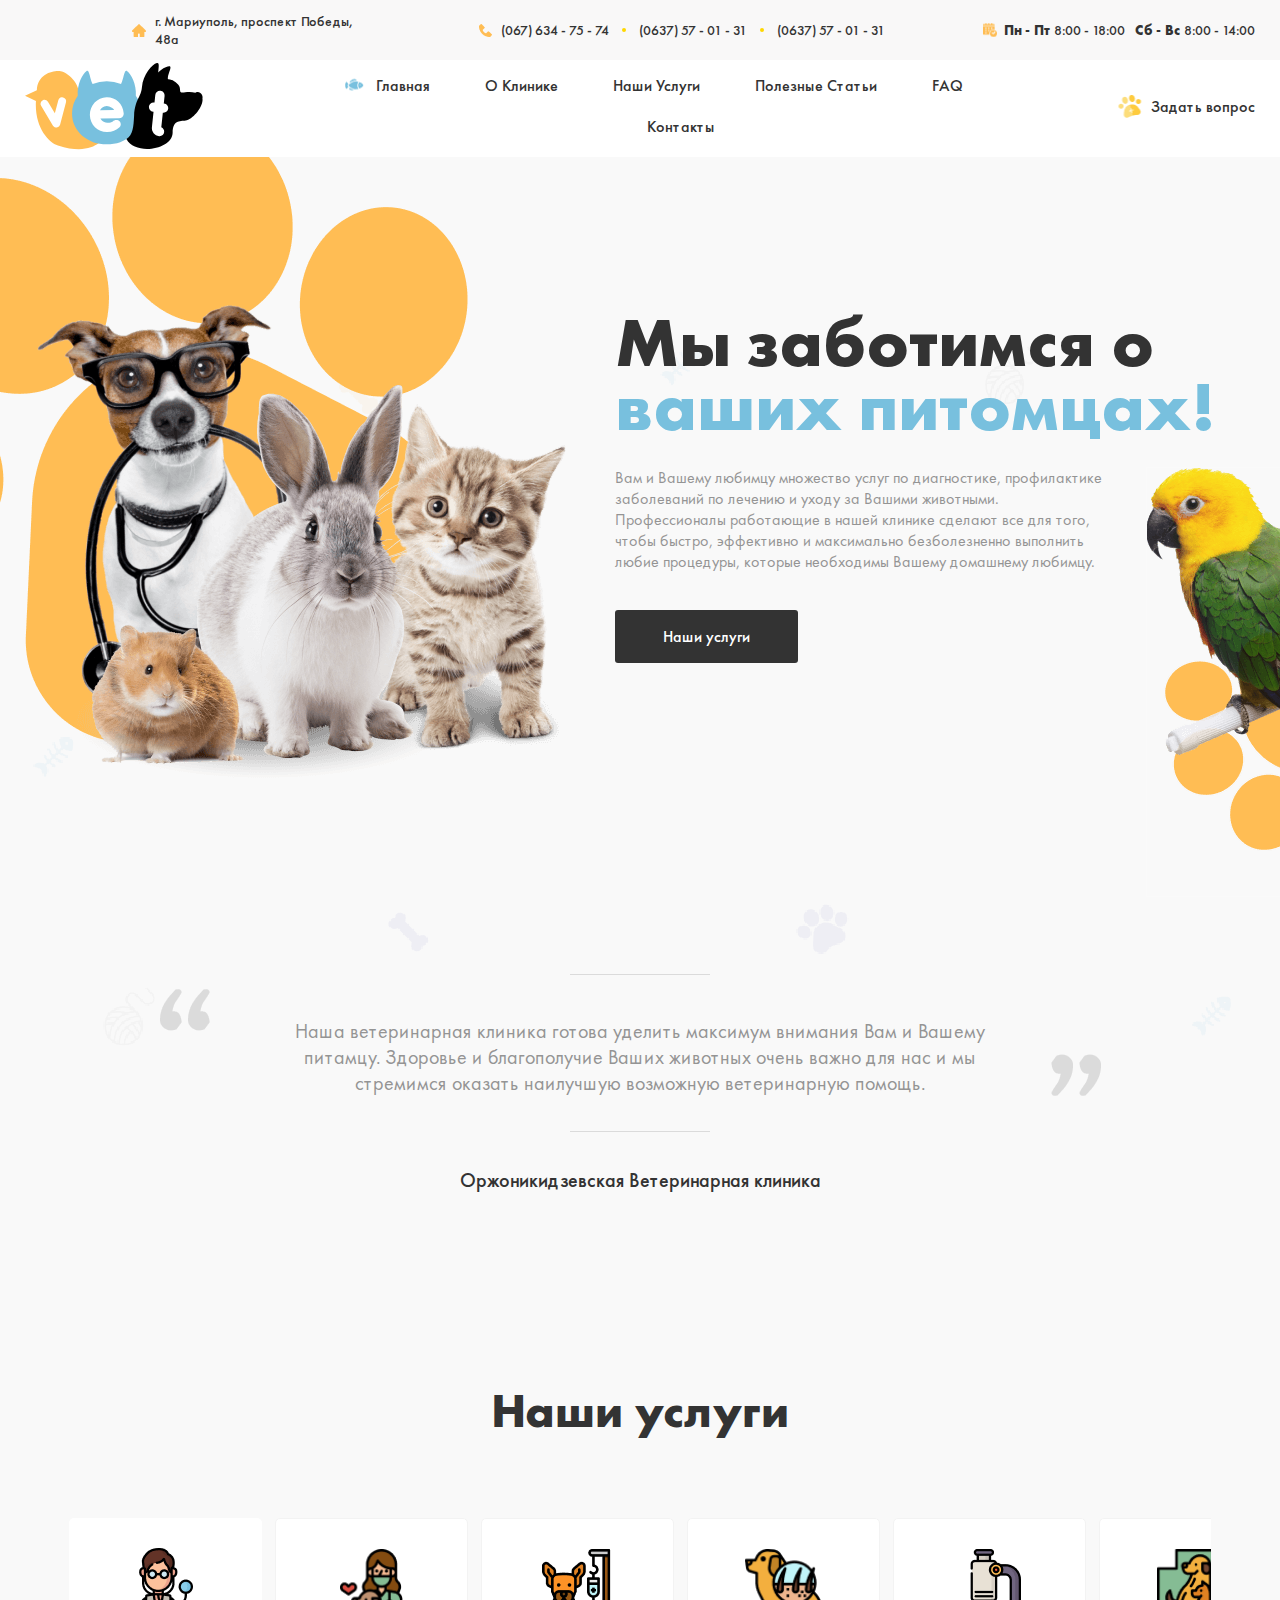
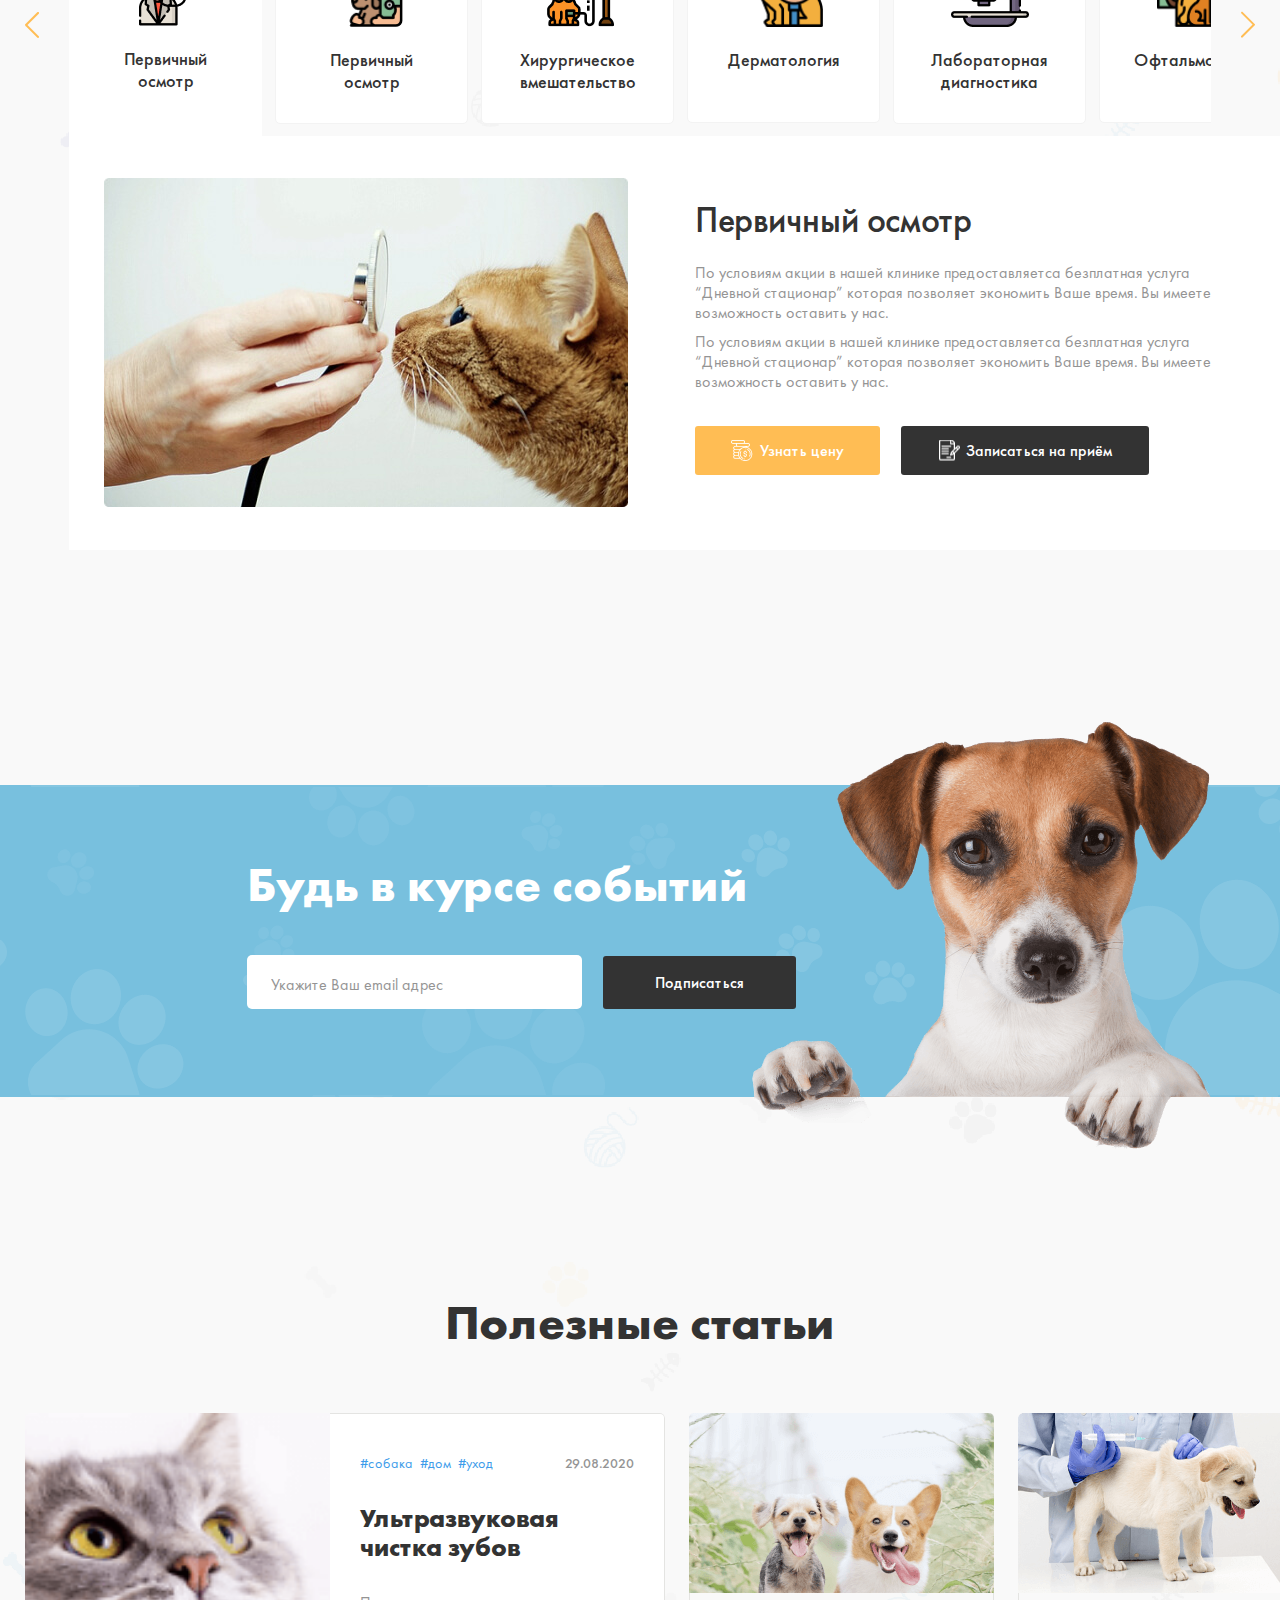
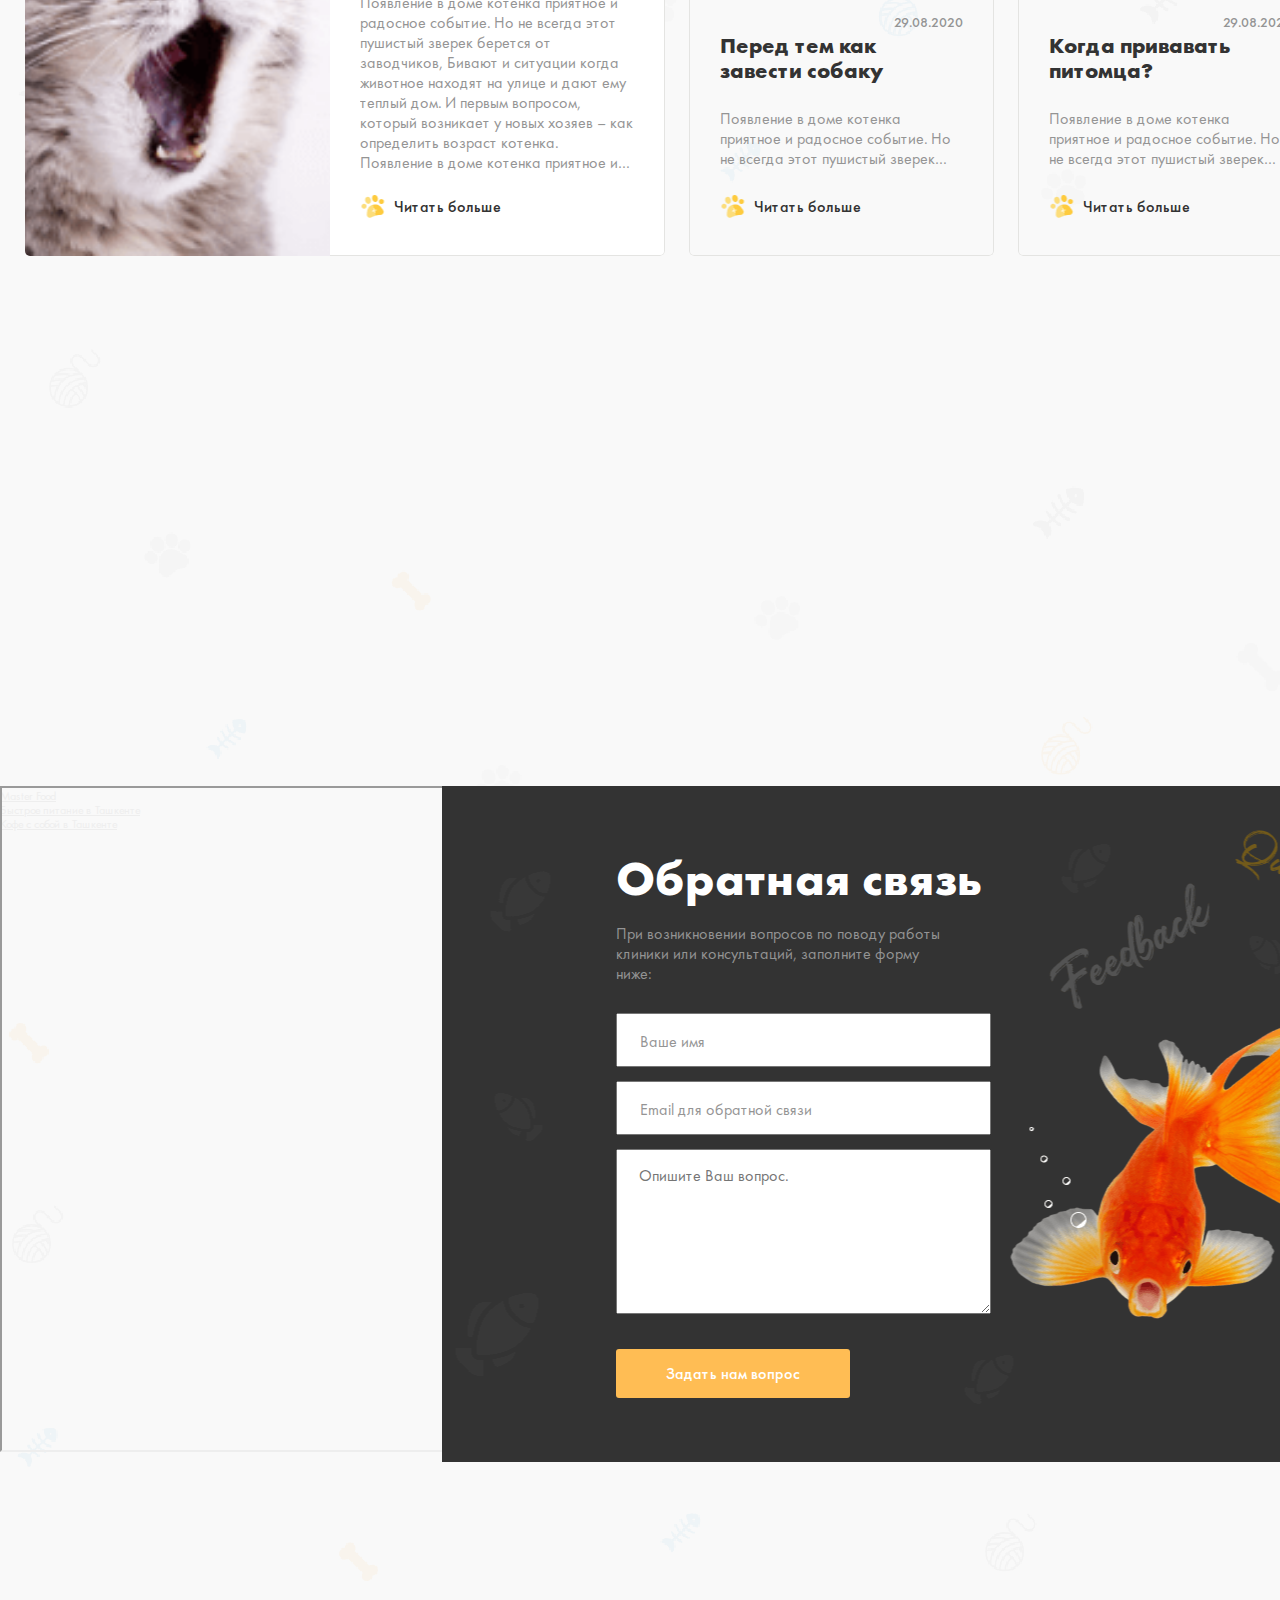
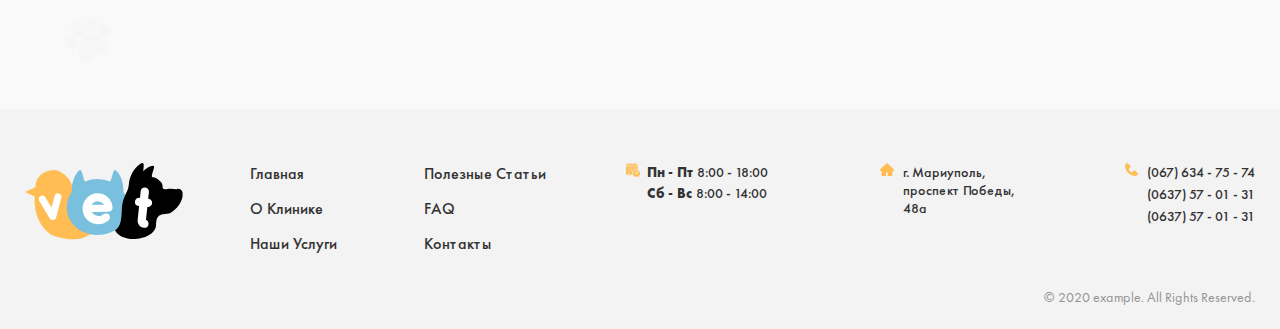
<file: index.html>
<!DOCTYPE html>
<html lang="en">
<head>
  <meta charset="UTF-8">
  <meta http-equiv="X-UA-Compatible" content="IE=edge">
  <meta name="viewport" content="width=device-width, initial-scale=1.0">
  <title>Vet clinic</title>
  <link rel="stylesheet" href="css/normalize-mini.css">
  <link rel="stylesheet" href="css/style.css">
  <!-- <link rel="stylesheet" href="css/style.minify.css"> -->
</head>
<body>
  
  <div class="header">
    <div class="container header__container">
      <address class="header__address header__address--horizontal">
        г. Мариуполь, проспект Победы, 48а
      </address>
      
  
      <div class="phone-numbers phone-numbers--horizontal">
        <ul class="phone-numbers__list">
          <li class="phone-numbers__item">
            <a class="phone-numbers__link" href="tel:0676347574">(067) 634 - 75 - 74</a>
          </li>
          <li class="phone-numbers__item">
            <a class="phone-numbers__link" href="tel:0637570131">(0637) 57 - 01 - 31</a>
          </li>
          <li class="phone-numbers__item">
            <a class="phone-numbers__link" href="tel:0637570131">(0637) 57 - 01 - 31</a>
          </li>
        </ul>
      </div>

      <div class="working-hours working-hours--horizontal">
        <div class="working-hours__content">
          <p class="working-hours__item">
            <b>Пн - Пт</b> <time datetime="8:00">8:00</time> - <time datetime="18:00">18:00</time>
          </p>
          <p class="working-hours__item">
            <b>Сб - Вс</b> <time datetime="8:00">8:00</time> - <time datetime="14:00">14:00</time>
          </p>
        </div>
      </div>
    </div>
  </div>
  <header class="side__header">
    <div class="container side__header-container">
      <div class="logo"><a class="logo__link" href="#" ><img class="logo__img" src="img/logo.svg" alt="logotip" width="178" height="86" ></a></div>
      <nav class="header__nav">
        <ul class="nav__list">
          <li class="nav__item nav--active"><a class=" nav__link--active nav__link " href="index.html" >Главная</a></li>
          <li class="nav__item"><a class="nav__link nav__link--active" href="about.html" >О Клинике</a></li>
          <li class="nav__item"><a class="nav__link nav__link--active" href="servises.html" >Наши Услуги</a></li>
          <li class="nav__item"><a class="nav__link nav__link--active" href="blog.html" >Полезные Статьи</a></li>
          <li class="nav__item"><a class="nav__link nav__link--active" href="faq.html" >FAQ</a></li>
          <li class="nav__item"><a class="nav__link nav__link--active" href="contact.html" >Контакты</a></li> 
        </ul>
      </nav>

      <div class="site-header__question-link-wrapper">
        <a id="myBtn" class="site-header__question-link question-link mybtn" href="#">
          <span class="question-link__text">Задать вопрос</span>
        </a>
      </div>
  </header>

  <main class="side__main">
    <h1 class="visually-hidden">Мы заботимся о ваших питомцах!</h1>
    <section class="hero__section">
      <div class="container">
        <div class="left__write">
          <h2 class="hero__heading">Мы заботимся о <span class="hero__heading--color">ваших питомцах!</span></h2>
          <p class="hero__text">Вам и Вашему любимцу множество услуг по диагностике, профилактике заболеваний по лечению и уходу за Вашими животными. Профессионалы работающие в нашей клинике сделают все для того, чтобы быстро, эффективно и максимально безболезненно выполнить любие процедуры, которые необходимы Вашему домашнему любимцу.</p>

          <a class="btn hero__link" href="#">Наши услуги</a>
        </div>
      </div>
    </section>

    <section class="blockquote__section">
      <h2 class="visually-hidden">Blockquote</h2>
      <div class="container">
        <blockquote class="blockquote">Наша ветеринарная клиника готова уделить максимум внимания Вам и Вашему питамцу. Здоровье и благополучие Ваших животных очень важно для нас и мы стремимся оказать наилучшую возможную ветеринарную помощь.</blockquote>
        <h3 class="blockquote__heading">Оржоникидзевская Ветеринарная клиника</h3>
      </div>
    </section>

    <!-- service -->
    <section class="index-services">
      <div class="container">
        <div class="index-services__container">
          <h2 class="index-services__heading">Наши услуги</h2>
  
          <div class="index-services__tabs-wrapper">
            <button class="index-services__tabs-button index-services__tabs-button--prev" type="button" aria-label="Предыдущий"><img class="services__img" src="img/right-arrow.png" alt="arrow" width="14" height="26"></button>
            <button class="index-services__tabs-button index-services__tabs-button--next" type="button" aria-label="Следующий"><img class="services__img" src="img/left-arrow.png" alt="arrow" width="14" height="26"></button>
  
            <ul class="services-tabs">
              <li class="services-tabs__item services-tabs__item--male-doctor services-tabs__item--active">
                <a class="services-tabs__link doctor" href="#">
                  <h3 class="services-tabs__title">Первичный осмотр</h3>
                </a>
              </li>
  
              <li class="services-tabs__item services-tabs__item--female-doctor">
                <a class="services-tabs__link people1" href="#">
                  <h3 class="services-tabs__title">Первичный осмотр</h3>
                </a>
              </li>
  
              <li class="services-tabs__item services-tabs__item--male-doctor">
                <a class="services-tabs__link people2" href="#">
                  <h3 class="services-tabs__title">Хирургическое вмешательство</h3>
                </a>
              </li>
  
              <li class="services-tabs__item services-tabs__item--female-doctor">
                <a class="services-tabs__link people3" href="#">
                  <h3 class="services-tabs__title">Дерматология</h3>
                </a>
              </li>
  
              <li class="services-tabs__item services-tabs__item--male-doctor">
                <a class="services-tabs__link people4" href="#">
                  <h3 class="services-tabs__title">Лабораторная диагностика</h3>
                </a>
              </li>
  
              <li class="services-tabs__item services-tabs__item--female-doctor">
                <a class="services-tabs__link people5" href="#">
                  <h3 class="services-tabs__title">Офтальмология</h3>
                </a>
              </li>
  
              <li class="services-tabs__item services-tabs__item--male-doctor">
                <a class="services-tabs__link people6" href="#">
                  <h3 class="services-tabs__title">УЗИ
                    диагностика</h3>
                </a>
              </li>
  
              <li class="services-tabs__item services-tabs__item--female-doctor">
                <a class="services-tabs__link people7" href="#">
                  <h3 class="services-tabs__title">Чипирование</h3>
                </a>
              </li>
  
              <li class="services-tabs__item services-tabs__item--male-doctor">
                <a class="services-tabs__link people8" href="#">
                  <h3 class="services-tabs__title">Международные паспорта</h3>
                </a>
              </li>
  
              <li class="services-tabs__item services-tabs__item--female-doctor">
                <a class="services-tabs__link people9" href="#">
                  <h3 class="services-tabs__title">Вакцинация</h3>
                </a>
              </li>
  
              <li class="services-tabs__item services-tabs__item--male-doctor">
                <a class="services-tabs__link people10" href="#">
                  <h3 class="services-tabs__title">Стоматология</h3>
                </a>
              </li>
  
              <li class="services-tabs__item services-tabs__item--female-doctor">
                <a class="services-tabs__link people11" href="#">
                  <h3 class="services-tabs__title">Вызов на дом</h3>
                </a>
              </li>
            </ul>
          </div>
          <div class="services__bottom">
            <img class="service__img" src="img/cat-and-people.jpg" alt="cat" width="524" height="329">
            <div class="service__bottom-left">
              <h3 class="service__heading">Первичный осмотр</h3>
              <p class="service__text">По условиям акции в нашей клинике предоставляетса безплатная услуга “Дневной стационар” которая позволяет экономить Ваше время. Вы имеете возможность оставить у нас.</p>
              <p class="service__text">По условиям акции в нашей клинике предоставляетса безплатная услуга “Дневной стационар” которая позволяет экономить Ваше время. Вы имеете возможность оставить у нас.</p>
              <div class="service__left-btn">
                <a class="btn yellow__link" href="#">Узнать цену</a>
                <a class="btn black__link" href="#">Записаться на приём</a>
              </div>
            </div>
        </div>
          <!-- ul.index-services__panels>li*12 -->
        </div>
      </div>
    </section>
    

    <section class="dog__blink">
      <div class="container">
        <div class="blink__box">
          <h2 class="blink__heading">Будь в курсе событий</h2>
          <form class="input__group" action="https://echo.htmlacademy.ru" method="POST">  
           
              <input class="field" type="email" name="email" placeholder="Укажите Ваш email адрес" aria-label="Email address" required>
          
            <button class="btn blink__link" type="submit">Подписаться</button>
          </form>
          <img class="dog" src="img/blink-dog.png" alt="dog" width="613" height="481" >
        </div>
      </div>
    </section>

    <!-- rols article -->

    <section class="index-articles">
      <div class="container">
        <h2 class="index-articles__heading">Полезные статьи</h2>
  
        <ul class="index-articles__list">
          <li class="index-articles__item article-card article-card--open">
            <img class="article-card__img" src="img/rol_cat.png" alt="cat" width="305" height="180">
            <div class="article-card__body">
              <div class="article-card__tags-date">
                <ul class="article-card__tags tags">
                  <li class="tags__item">
                    <a class="tags__link" href="#">#собака</a>
                  </li>
                  <li class="tags__item">
                    <a class="tags__link" href="#">#дом</a>
                  </li>
                  <li class="tags__item">
                    <a class="tags__link" href="#">#уход</a>
                  </li>
                </ul>
                <time class="article-card__date" datetime="2020-08-29">29.08.2020</time>
              </div>
              <h3 class="article-card__title">Ультразвуковая чистка зубов</h3>
              <p class="article-card__short-text">Появление в доме котенка приятное и радосное событие. Но не всегда этот пушистый зверек берется от заводчиков, Бивают и ситуации когда животное находят на улице и дают ему теплый дом. И первым вопросом, который возникает у новых хозяев – как определить возраст котенка. Появление в доме котенка приятное и радосное событие. Бивают и ситуации когда животное находят на улице и дают ему теплый дом. И первым вопросом, который возникает у новых хозяев – как определить возраст котенка. Появление в доме котенка приятное и радосное событие.</p>
              <a class="article-card__link" href="#"><span class="article-card__link--active">Читать больше</span></a>
            </div>
          </li>
  
          <li class="index-articles__item article-card ">
            <img class="article-card__img" src="img/rol-dogs.png" alt="dogs" width="305" height="435">
            <div class="article-card__body">
              <div class="article-card__tags-date">
                <ul class="article-card__tags tags">
                  <li class="tags__item">
                    <a class="tags__link" href="#">#собака</a>
                  </li>
                  <li class="tags__item">
                    <a class="tags__link" href="#">#дом</a>
                  </li>
                  <li class="tags__item">
                    <a class="tags__link" href="#">#уход</a>
                  </li>
                </ul>
                <time class="article-card__date" datetime="2020-08-29">29.08.2020</time>
              </div>
              <h3 class="article-card__title">Перед тем как завести собаку</h3>
              <p class="article-card__short-text">Появление в доме котенка приятное и радосное событие. Но не всегда этот пушистый зверек берется от заводчиков, Бивают и ситуации когда животное находят на улице и дают ему теплый дом. И первым вопросом, который возникает у новых хозяев – как определить возраст котенка. Появление в доме котенка приятное и радосное событие. Бивают и ситуации когда животное находят на улице и дают ему теплый дом. И первым вопросом, который возникает у новых хозяев – как определить возраст котенка. Появление в доме котенка приятное и радосное событие.</p>
              <a class="article-card__link" href="#"><span class="article-card__link--active">Читать больше</span></a>
            </div>
          </li>
          <li class="index-articles__item article-card">
            <img class="article-card__img" src="img/rol-dog.png" alt="cat" width="305" height="180">
            <div class="article-card__body">
              <div class="article-card__tags-date">
                <ul class="article-card__tags tags">
                  <li class="tags__item">
                    <a class="tags__link" href="#">#собака</a>
                  </li>
                  <li class="tags__item">
                    <a class="tags__link" href="#">#дом</a>
                  </li>
                  <li class="tags__item">
                    <a class="tags__link" href="#">#уход</a>
                  </li>
                </ul>
                <time class="article-card__date" datetime="2020-08-29">29.08.2020</time>
              </div>
              <h3 class="article-card__title">Когда привавать питомца?</h3>
              <p class="article-card__short-text">Появление в доме котенка приятное и радосное событие. Но не всегда этот пушистый зверек берется от ...</p>
              <a class="article-card__link" href="#"><span class="article-card__link--active">Читать больше</span></a>
            </div>
          </li>
        </ul>
      </div>
    </section>

    

    <section class="map__section">
      <div style="position:relative;overflow:hidden;"><a href="https://yandex.uz/maps/org/28070361669/?utm_medium=mapframe&utm_source=maps" style="color:#eee;font-size:12px;position:absolute;top:0px;">Master Food</a><a href="https://yandex.uz/maps/10335/tashkent/category/fast_food/184106386/?utm_medium=mapframe&utm_source=maps" style="color:#eee;font-size:12px;position:absolute;top:14px;">Быстрое питание в Ташкенте</a><a href="https://yandex.uz/maps/10335/tashkent/category/coffee_to_go/178781223490/?utm_medium=mapframe&utm_source=maps" style="color:#eee;font-size:12px;position:absolute;top:28px;">Кофе с собой в Ташкенте</a><iframe src="https://yandex.uz/map-widget/v1/-/CCUeMKr0kB" width="462" height="666" frameborder="1" allowfullscreen="true" style="position:relative;"></iframe></div>
      <div class="comunication">
        <h2 class="comunication__heading">Обратная связь</h2>
        <p class="comunication__text">При возникновении вопросов по поводу работы клиники или консультаций, заполните форму ниже:</p>
        <form class="input__form" action="https://echo.htmlacademy.ru" method="POST">  
           <input class="comunicate" type="text" name="Name" placeholder="Ваше имя" aria-label="Ваше имя" required>
           <input class="comunicate" type="email" name="Email" placeholder="Email для обратной связи" aria-label="Email для обратной связи" required>
           <textarea class="massage" name="message" cols="30" placeholder="Опишите Ваш вопрос." aria-label="Опишите Ваш вопрос." rows="1" required></textarea>
           
      
        <button class="btn comunicate__link" type="submit">Задать нам вопрос</button>
      </form>
      </div>
    </section>
  </main>

  <footer class="side__footer">
    <div class="container footer__container">
      <div class="footer__logo">
        <a class="logo__link" href="#"><img class="logo__img" src="img/logo.svg" alt="logo" width="158" height="77"></a>
      </div>

      <ul class="footer__list footer__lefts">
        <li class="footer__item"><a class="footer__link footer__link--active" href="#" >Главная</a></li>
        <li class="footer__item"><a class="footer__link footer__link--active" href="#" >О Клинике</a></li>
        <li class="footer__item"><a class="footer__link footer__link--active" href="#" >Наши Услуги</a></li>
      </ul>
      <ul class="footer__list">
        <li class="footer__item"><a class="footer__link footer__link--active" href="#" >Полезные Статьи</a></li>
        <li class="footer__item"><a class="footer__link footer__link--active" href="#" >FAQ</a></li>
        <li class="footer__item"><a class="footer__link footer__link--active" href="#" >Контакты</a></li>
      </ul>
      

      <div class="footer-left__box">
        <div class="footer__rights">
          <div class="working-hours">
            <div class="working-hours__content">
              <p class="working-hours__item">
                <b>Пн - Пт</b> <time datetime="8:00">8:00</time> - <time datetime="18:00">18:00</time>
              </p>
              <p class="working-hours__item">
                <b>Сб - Вс</b> <time datetime="8:00">8:00</time> - <time datetime="14:00">14:00</time>
              </p>
            </div>
          </div>
          <address class="header__address">
            г. Мариуполь, проспект Победы, 48а
          </address>
        
          <div class="phone-numbers">
            <ul class="phone-numbers__list">
              <li class="phone-numbers__item">
                <a class="phone-numbers__link" href="tel:0676347574">(067) 634 - 75 - 74</a>
              </li>
              <li class="phone-numbers__item">
                <a class="phone-numbers__link" href="tel:0637570131">(0637) 57 - 01 - 31</a>
              </li>
              <li class="phone-numbers__item">
                <a class="phone-numbers__link" href="tel:0637570131">(0637) 57 - 01 - 31</a>
              </li>
            </ul>
          </div>
        </div>
        <p class="footer-info">© 2020 example. All Rights Reserved.</p>
      </div>
  </footer>

  <section id="modals" class="modal">
    <div class="container">
      <div id="my-modal" class="modal-box">
        <button class="modal-btn__close" type="button"><img src="img/close.png" alt="close" width="18" height="18"></button>
        <div class="modal-flex">
          <div class="sign-in">
            <p class="sign-in__text">Авторизация:</p>
            <a class="sign-in__google sign-in__link" href="#">Войти через Google</a>
            <a class="sign-in__facebook sign-in__link" href="#">Войти через Facebook</a>
          </div>
          <div class="modal-question">
            <h2 class="modal-question__heading">Задать вопрос</h2>
            <form class="modal-form" action="https://echo.htmlacademy.ru" method="POST">
              <input class="modal-inp" type="text" name="Name" placeholder="Ваше имя" aria-label="Ваше имя" required>
              <textarea class="modal-inp modal-area" name="message" cols="30" placeholder="Опишите Ваш вопрос." aria-label="Опишите Ваш вопрос." rows="1" required></textarea>
          
           <button class="btn modal-btn" type="submit">Отправить </button>
                 </form>
          </div>
        </div>
      </div>
    </div>
  </section>

  <script src="js/main.js"></script>
</body>
</html>
</file>
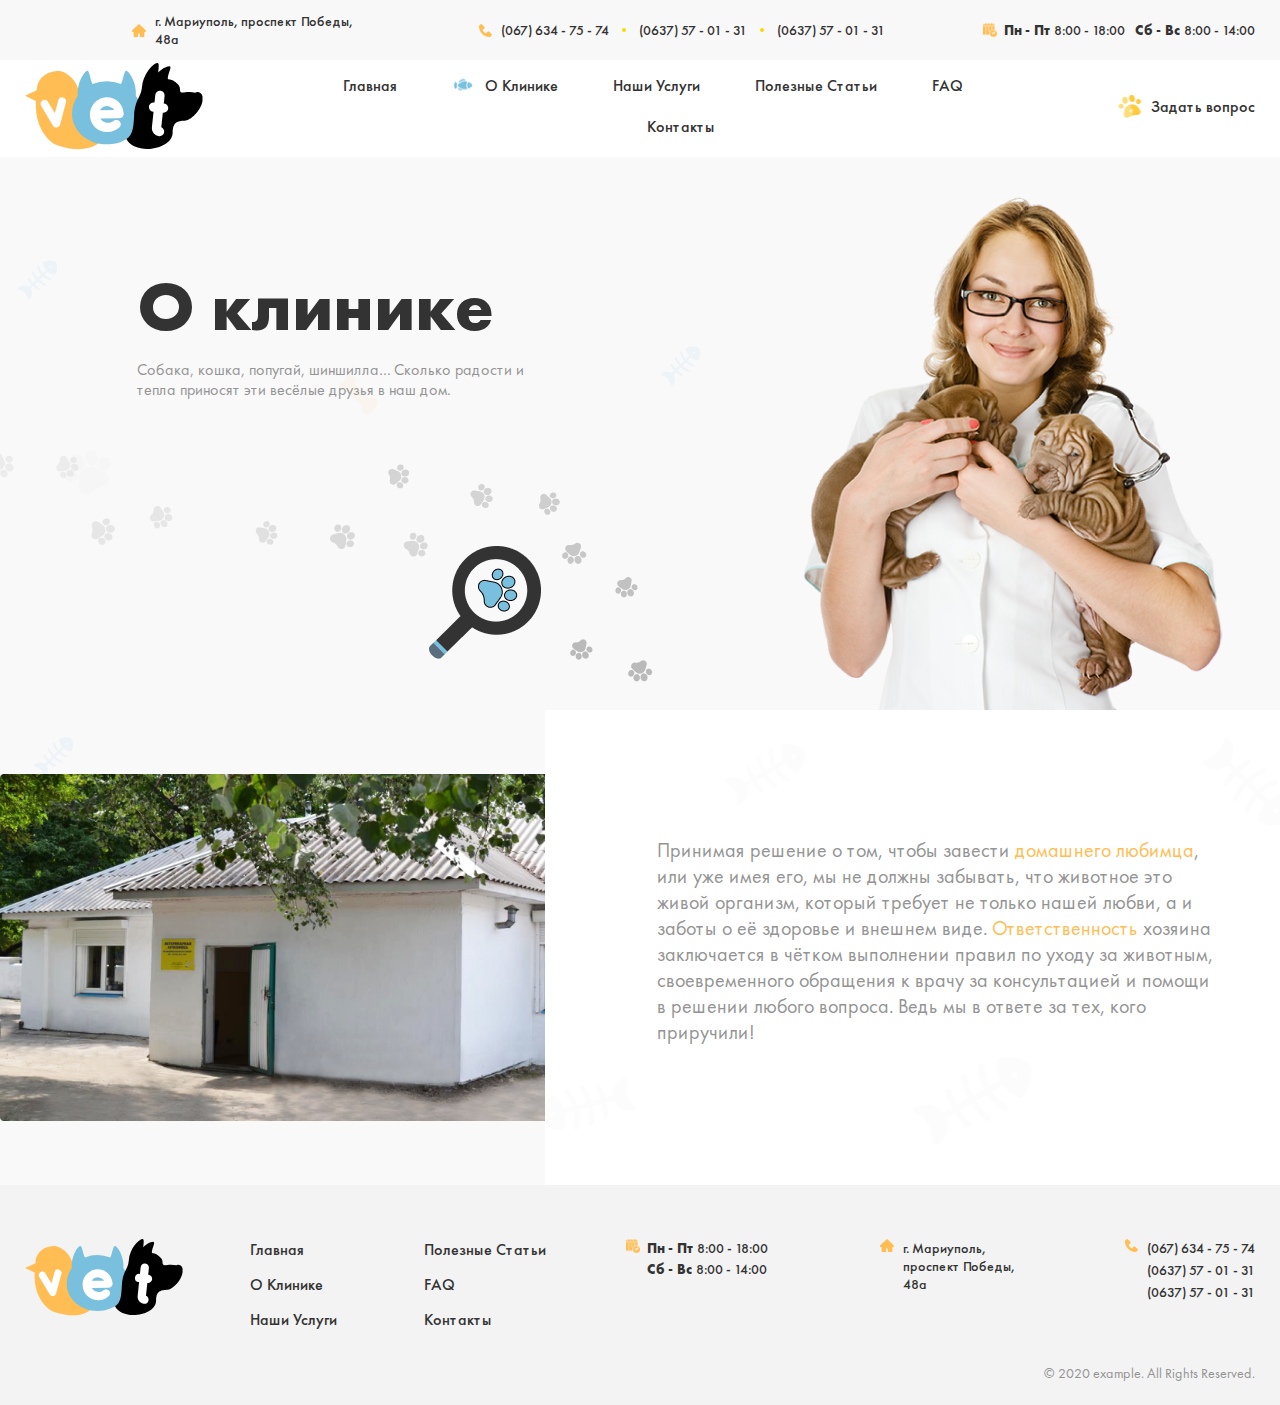
<file: about.html>
<!DOCTYPE html>
<html lang="en">
<head>
  <meta charset="UTF-8">
  <meta http-equiv="X-UA-Compatible" content="IE=edge">
  <meta name="viewport" content="width=device-width, initial-scale=1.0">
  <title>Vet clinic</title>
  <link rel="stylesheet" href="css/normalize-mini.css">
  <link rel="stylesheet" href="css/style.css">
  <!-- <link rel="stylesheet" href="css/style.minify.css"> -->
</head>
<body>
  
  <div class="header">
    <div class="container header__container">
      <address class="header__address header__address--horizontal">
        г. Мариуполь, проспект Победы, 48а
      </address>
      
  
      <div class="phone-numbers phone-numbers--horizontal">
        <ul class="phone-numbers__list">
          <li class="phone-numbers__item">
            <a class="phone-numbers__link" href="tel:0676347574">(067) 634 - 75 - 74</a>
          </li>
          <li class="phone-numbers__item">
            <a class="phone-numbers__link" href="tel:0637570131">(0637) 57 - 01 - 31</a>
          </li>
          <li class="phone-numbers__item">
            <a class="phone-numbers__link" href="tel:0637570131">(0637) 57 - 01 - 31</a>
          </li>
        </ul>
      </div>

      <div class="working-hours working-hours--horizontal">
        <div class="working-hours__content">
          <p class="working-hours__item">
            <b>Пн - Пт</b> <time datetime="8:00">8:00</time> - <time datetime="18:00">18:00</time>
          </p>
          <p class="working-hours__item">
            <b>Сб - Вс</b> <time datetime="8:00">8:00</time> - <time datetime="14:00">14:00</time>
          </p>
        </div>
      </div>
    </div>
  </div>
  <header class="side__header">
    <div class="container side__header-container">
      <div class="logo"><a class="logo__link" href="#" ><img class="logo__img" src="img/logo.svg" alt="logotip" width="178" height="86" ></a></div>
      <nav class="header__nav">
        <ul class="nav__list">
          <li class="nav__item "><a class=" nav__link--active nav__link " href="index.html" >Главная</a></li>
          <li class="nav__item nav--active"><a class="nav__link nav__link--active" href="about.html" >О Клинике</a></li>
          <li class="nav__item "><a class="nav__link nav__link--active" href="servises.html" >Наши Услуги</a></li>
          <li class="nav__item"><a class="nav__link nav__link--active" href="blog.html" >Полезные Статьи</a></li>
          <li class="nav__item"><a class="nav__link nav__link--active" href="faq.html" >FAQ</a></li>
          <li class="nav__item"><a class="nav__link nav__link--active" href="contact.html" >Контакты</a></li> 
        </ul>
      </nav>

      <div class="site-header__question-link-wrapper">
        <a class="site-header__question-link question-link mybtn " href="#">
          <span class="question-link__text">Задать вопрос</span>
        </a>
      </div>
  </header>

  <main class="side__main">
    <section class="about__section">
      <div class="container">
        <div class="servises-box">
          <h2 class="about__heading">О клинике</h2>
          <p class="about__text">Собака, кошка, попугай, шиншилла… Сколько радости и тепла приносят эти весёлые друзья в наш дом.</p>
        </div>
      </div>
    </section>

    <section class="house__about">
      <div class="about__house--img">
        <img class="house__img" src="img/about__house.png" alt="house" width="705" height="449">
      </div>
      <div class="about__house--text">
        <p class="house__text">Принимая решение о том, чтобы завести <span class="yellow__text">домашнего любимца</span>, или уже имея его, мы не должны забывать, что животное это живой организм, который требует не только нашей любви, а и заботы о её здоровье и  внешнем виде. <span class="yellow__text">Ответственность</span> хозяина заключается в чётком выполнении правил по уходу за животным, своевременного обращения к врачу за консультацией и помощи в решении любого вопроса. Ведь мы в ответе за тех, кого приручили!</p>
      </div>
    </section>
  </main>

  <footer class="side__footer">
    <div class="container footer__container">
      <div class="footer__logo">
        <a class="logo__link" href="#"><img class="logo__img" src="img/logo.svg" alt="logo" width="158" height="77"></a>
      </div>

      <ul class="footer__list footer__lefts">
        <li class="footer__item"><a class="footer__link footer__link--active" href="#" >Главная</a></li>
        <li class="footer__item"><a class="footer__link footer__link--active" href="#" >О Клинике</a></li>
        <li class="footer__item"><a class="footer__link footer__link--active" href="#" >Наши Услуги</a></li>
      </ul>
      <ul class="footer__list">
        <li class="footer__item"><a class="footer__link footer__link--active" href="#" >Полезные Статьи</a></li>
        <li class="footer__item"><a class="footer__link footer__link--active" href="#" >FAQ</a></li>
        <li class="footer__item"><a class="footer__link footer__link--active" href="#" >Контакты</a></li>
      </ul>
      

      <div class="footer-left__box">
        <div class="footer__rights">
          <div class="working-hours">
            <div class="working-hours__content">
              <p class="working-hours__item">
                <b>Пн - Пт</b> <time datetime="8:00">8:00</time> - <time datetime="18:00">18:00</time>
              </p>
              <p class="working-hours__item">
                <b>Сб - Вс</b> <time datetime="8:00">8:00</time> - <time datetime="14:00">14:00</time>
              </p>
            </div>
          </div>
          <address class="header__address">
            г. Мариуполь, проспект Победы, 48а
          </address>
        
          <div class="phone-numbers">
            <ul class="phone-numbers__list">
              <li class="phone-numbers__item">
                <a class="phone-numbers__link" href="tel:0676347574">(067) 634 - 75 - 74</a>
              </li>
              <li class="phone-numbers__item">
                <a class="phone-numbers__link" href="tel:0637570131">(0637) 57 - 01 - 31</a>
              </li>
              <li class="phone-numbers__item">
                <a class="phone-numbers__link" href="tel:0637570131">(0637) 57 - 01 - 31</a>
              </li>
            </ul>
          </div>
        </div>
        <p class="footer-info">© 2020 example. All Rights Reserved.</p>
      </div>
  </footer>

  <section id="modals" class="modal">
    <div class="container">
      <div id="my-modal" class="modal-box">
        <button class="modal-btn__close" type="button"><img src="img/close.png" alt="close" width="18" height="18"></button>
        <div class="modal-flex">
          <div class="sign-in">
            <p class="sign-in__text">Авторизация:</p>
            <a class="sign-in__google sign-in__link" href="#">Войти через Google</a>
            <a class="sign-in__facebook sign-in__link" href="#">Войти через Facebook</a>
          </div>
          <div class="modal-question">
            <h2 class="modal-question__heading">Задать вопрос</h2>
            <form class="modal-form" action="https://echo.htmlacademy.ru" method="POST">
              <input class="modal-inp" type="text" name="Name" placeholder="Ваше имя" aria-label="Ваше имя" required>
              <textarea class="modal-inp modal-area" name="message" cols="30" placeholder="Опишите Ваш вопрос." aria-label="Опишите Ваш вопрос." rows="1" required></textarea>
          
           <button class="btn modal-btn" type="submit">Отправить </button>
                 </form>
          </div>
        </div>
      </div>
    </div>
  </section>

  <script src="js/main.js"></script>
</body>
</html>
</file>
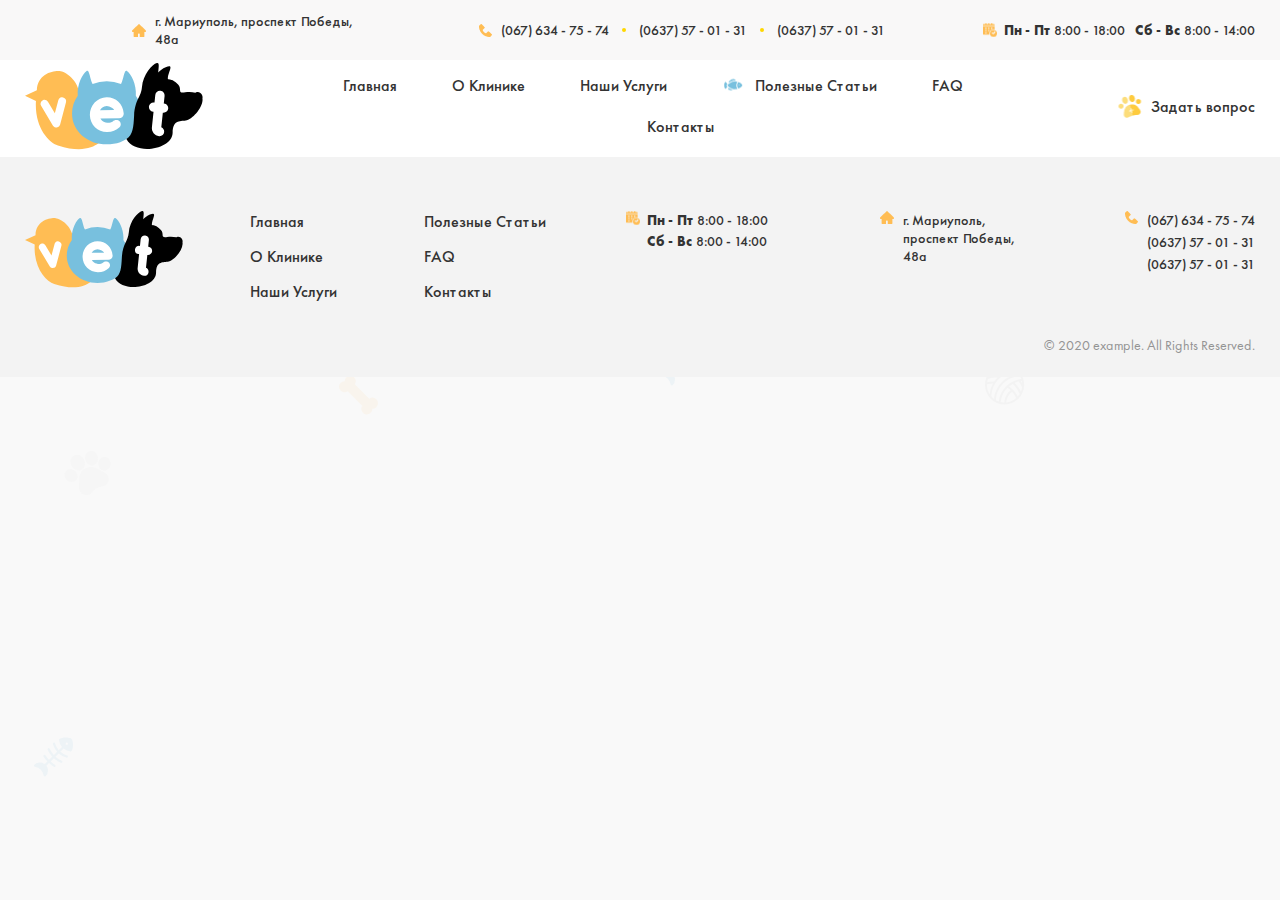
<file: blog.html>
<!DOCTYPE html>
<html lang="en">
<head>
  <meta charset="UTF-8">
  <meta http-equiv="X-UA-Compatible" content="IE=edge">
  <meta name="viewport" content="width=device-width, initial-scale=1.0">
  <title>Vet clinic</title>
  <link rel="stylesheet" href="css/normalize-mini.css">
  <link rel="stylesheet" href="css/style.css">
  <!-- <link rel="stylesheet" href="css/style.minify.css"> -->
</head>
<body>
  
  <div class="header">
    <div class="container header__container">
      <address class="header__address header__address--horizontal">
        г. Мариуполь, проспект Победы, 48а
      </address>
      
  
      <div class="phone-numbers phone-numbers--horizontal">
        <ul class="phone-numbers__list">
          <li class="phone-numbers__item">
            <a class="phone-numbers__link" href="tel:0676347574">(067) 634 - 75 - 74</a>
          </li>
          <li class="phone-numbers__item">
            <a class="phone-numbers__link" href="tel:0637570131">(0637) 57 - 01 - 31</a>
          </li>
          <li class="phone-numbers__item">
            <a class="phone-numbers__link" href="tel:0637570131">(0637) 57 - 01 - 31</a>
          </li>
        </ul>
      </div>

      <div class="working-hours working-hours--horizontal">
        <div class="working-hours__content">
          <p class="working-hours__item">
            <b>Пн - Пт</b> <time datetime="8:00">8:00</time> - <time datetime="18:00">18:00</time>
          </p>
          <p class="working-hours__item">
            <b>Сб - Вс</b> <time datetime="8:00">8:00</time> - <time datetime="14:00">14:00</time>
          </p>
        </div>
      </div>
    </div>
  </div>
  <header class="side__header">
    <div class="container side__header-container">
      <div class="logo"><a class="logo__link" href="#" ><img class="logo__img" src="img/logo.svg" alt="logotip" width="178" height="86" ></a></div>
      <nav class="header__nav">
        <ul class="nav__list">
          <li class="nav__item "><a class=" nav__link--active nav__link " href="index.html" >Главная</a></li>
          <li class="nav__item "><a class="nav__link nav__link--active" href="about.html" >О Клинике</a></li>
          <li class="nav__item "><a class="nav__link nav__link--active" href="servises.html" >Наши Услуги</a></li>
          <li class="nav__item nav--active"><a class="nav__link nav__link--active" href="blog.html" >Полезные Статьи</a></li>
          <li class="nav__item"><a class="nav__link nav__link--active" href="faq.html" >FAQ</a></li>
          <li class="nav__item"><a class="nav__link nav__link--active" href="contact.html" >Контакты</a></li> 
        </ul>
      </nav>

      <div class="site-header__question-link-wrapper">
        <a class="site-header__question-link question-link mybtn " href="#">
          <span class="question-link__text">Задать вопрос</span>
        </a>
      </div>
  </header>


  <footer class="side__footer">
    <div class="container footer__container">
      <div class="footer__logo">
        <a class="logo__link" href="#"><img class="logo__img" src="img/logo.svg" alt="logo" width="158" height="77"></a>
      </div>

      <ul class="footer__list footer__lefts">
        <li class="footer__item"><a class="footer__link footer__link--active" href="#" >Главная</a></li>
        <li class="footer__item"><a class="footer__link footer__link--active" href="#" >О Клинике</a></li>
        <li class="footer__item"><a class="footer__link footer__link--active" href="#" >Наши Услуги</a></li>
      </ul>
      <ul class="footer__list">
        <li class="footer__item"><a class="footer__link footer__link--active" href="#" >Полезные Статьи</a></li>
        <li class="footer__item"><a class="footer__link footer__link--active" href="#" >FAQ</a></li>
        <li class="footer__item"><a class="footer__link footer__link--active" href="#" >Контакты</a></li>
      </ul>
      

      <div class="footer-left__box">
        <div class="footer__rights">
          <div class="working-hours">
            <div class="working-hours__content">
              <p class="working-hours__item">
                <b>Пн - Пт</b> <time datetime="8:00">8:00</time> - <time datetime="18:00">18:00</time>
              </p>
              <p class="working-hours__item">
                <b>Сб - Вс</b> <time datetime="8:00">8:00</time> - <time datetime="14:00">14:00</time>
              </p>
            </div>
          </div>
          <address class="header__address">
            г. Мариуполь, проспект Победы, 48а
          </address>
        
          <div class="phone-numbers">
            <ul class="phone-numbers__list">
              <li class="phone-numbers__item">
                <a class="phone-numbers__link" href="tel:0676347574">(067) 634 - 75 - 74</a>
              </li>
              <li class="phone-numbers__item">
                <a class="phone-numbers__link" href="tel:0637570131">(0637) 57 - 01 - 31</a>
              </li>
              <li class="phone-numbers__item">
                <a class="phone-numbers__link" href="tel:0637570131">(0637) 57 - 01 - 31</a>
              </li>
            </ul>
          </div>
        </div>
        <p class="footer-info">© 2020 example. All Rights Reserved.</p>
      </div>
  </footer>

  <section id="modals" class="modal">
    <div class="container">
      <div id="my-modal" class="modal-box">
        <button class="modal-btn__close" type="button"><img src="img/close.png" alt="close" width="18" height="18"></button>
        <div class="modal-flex">
          <div class="sign-in">
            <p class="sign-in__text">Авторизация:</p>
            <a class="sign-in__google sign-in__link" href="#">Войти через Google</a>
            <a class="sign-in__facebook sign-in__link" href="#">Войти через Facebook</a>
          </div>
          <div class="modal-question">
            <h2 class="modal-question__heading">Задать вопрос</h2>
            <form class="modal-form" action="https://echo.htmlacademy.ru" method="POST">
              <input class="modal-inp" type="text" name="Name" placeholder="Ваше имя" aria-label="Ваше имя" required>
              <textarea class="modal-inp modal-area" name="message" cols="30" placeholder="Опишите Ваш вопрос." aria-label="Опишите Ваш вопрос." rows="1" required></textarea>
          
           <button class="btn modal-btn" type="submit">Отправить </button>
                 </form>
          </div>
        </div>
      </div>
    </div>
  </section>

  <script src="js/main.js"></script>
</body>
</html>
</file>
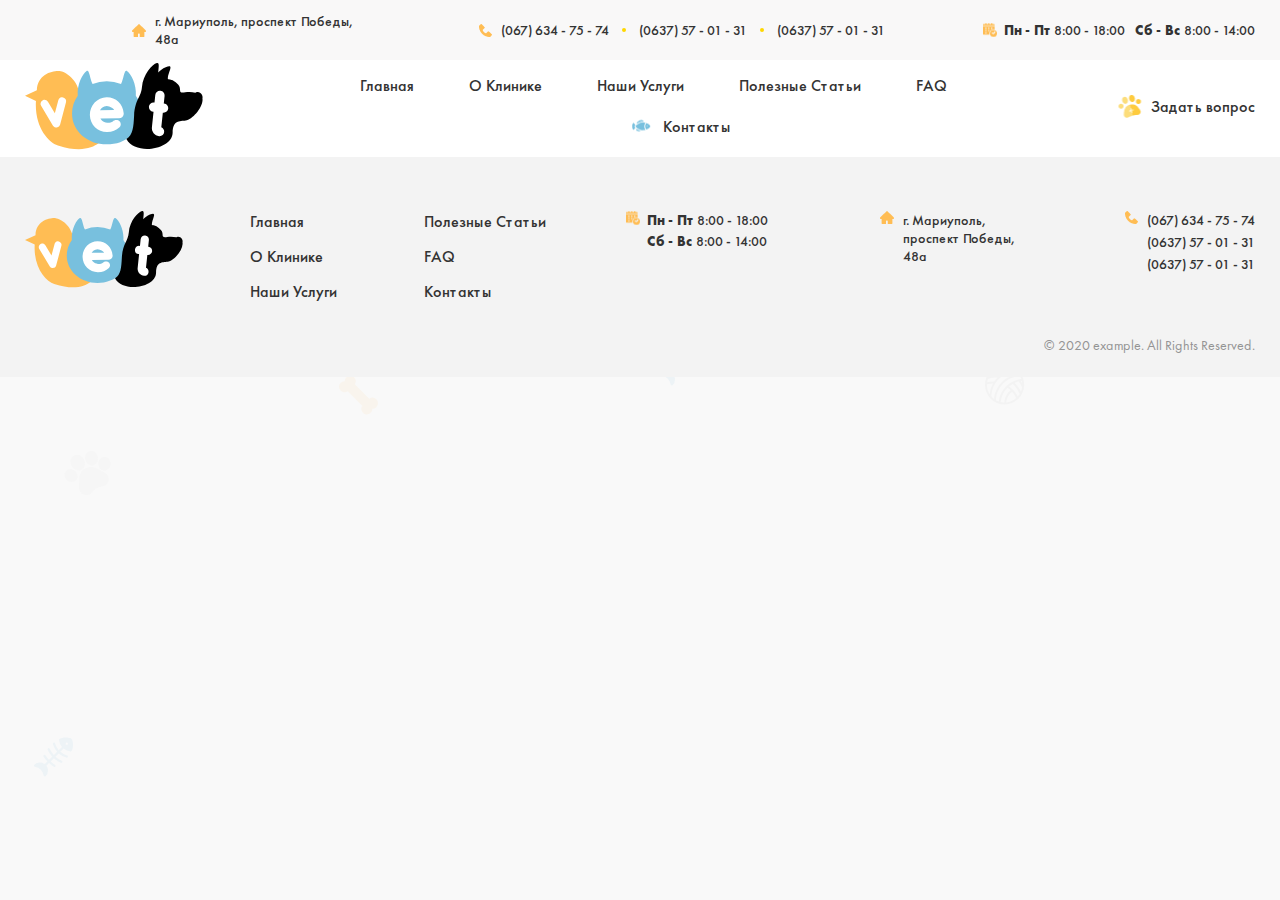
<file: contact.html>
<!DOCTYPE html>
<html lang="en">
<head>
  <meta charset="UTF-8">
  <meta http-equiv="X-UA-Compatible" content="IE=edge">
  <meta name="viewport" content="width=device-width, initial-scale=1.0">
  <title>Vet clinic</title>
  <link rel="stylesheet" href="css/normalize-mini.css">
  <link rel="stylesheet" href="css/style.css">
  <!-- <link rel="stylesheet" href="css/style.minify.css"> -->
</head>
<body>
  
  <div class="header">
    <div class="container header__container">
      <address class="header__address header__address--horizontal">
        г. Мариуполь, проспект Победы, 48а
      </address>
      
  
      <div class="phone-numbers phone-numbers--horizontal">
        <ul class="phone-numbers__list">
          <li class="phone-numbers__item">
            <a class="phone-numbers__link" href="tel:0676347574">(067) 634 - 75 - 74</a>
          </li>
          <li class="phone-numbers__item">
            <a class="phone-numbers__link" href="tel:0637570131">(0637) 57 - 01 - 31</a>
          </li>
          <li class="phone-numbers__item">
            <a class="phone-numbers__link" href="tel:0637570131">(0637) 57 - 01 - 31</a>
          </li>
        </ul>
      </div>

      <div class="working-hours working-hours--horizontal">
        <div class="working-hours__content">
          <p class="working-hours__item">
            <b>Пн - Пт</b> <time datetime="8:00">8:00</time> - <time datetime="18:00">18:00</time>
          </p>
          <p class="working-hours__item">
            <b>Сб - Вс</b> <time datetime="8:00">8:00</time> - <time datetime="14:00">14:00</time>
          </p>
        </div>
      </div>
    </div>
  </div>
  <header class="side__header">
    <div class="container side__header-container">
      <div class="logo"><a class="logo__link" href="#" ><img class="logo__img" src="img/logo.svg" alt="logotip" width="178" height="86" ></a></div>
      <nav class="header__nav">
        <ul class="nav__list">
          <li class="nav__item "><a class=" nav__link--active nav__link " href="index.html" >Главная</a></li>
          <li class="nav__item"><a class="nav__link nav__link--active" href="about.html" >О Клинике</a></li>
          <li class="nav__item "><a class="nav__link nav__link--active" href="servises.html" >Наши Услуги</a></li>
          <li class="nav__item"><a class="nav__link nav__link--active" href="blog.html" >Полезные Статьи</a></li>
          <li class="nav__item"><a class="nav__link nav__link--active" href="faq.html" >FAQ</a></li>
          <li class="nav__item nav--active"><a class="nav__link nav__link--active" href="contact.html" >Контакты</a></li> 
        </ul>
      </nav>

      <div class="site-header__question-link-wrapper">
        <a class="site-header__question-link question-link mybtn " href="#">
          <span class="question-link__text">Задать вопрос</span>
        </a>
      </div>
  </header>


  <footer class="side__footer">
    <div class="container footer__container">
      <div class="footer__logo">
        <a class="logo__link" href="#"><img class="logo__img" src="img/logo.svg" alt="logo" width="158" height="77"></a>
      </div>

      <ul class="footer__list footer__lefts">
        <li class="footer__item"><a class="footer__link footer__link--active" href="#" >Главная</a></li>
        <li class="footer__item"><a class="footer__link footer__link--active" href="#" >О Клинике</a></li>
        <li class="footer__item"><a class="footer__link footer__link--active" href="#" >Наши Услуги</a></li>
      </ul>
      <ul class="footer__list">
        <li class="footer__item"><a class="footer__link footer__link--active" href="#" >Полезные Статьи</a></li>
        <li class="footer__item"><a class="footer__link footer__link--active" href="#" >FAQ</a></li>
        <li class="footer__item"><a class="footer__link footer__link--active" href="#" >Контакты</a></li>
      </ul>
      

      <div class="footer-left__box">
        <div class="footer__rights">
          <div class="working-hours">
            <div class="working-hours__content">
              <p class="working-hours__item">
                <b>Пн - Пт</b> <time datetime="8:00">8:00</time> - <time datetime="18:00">18:00</time>
              </p>
              <p class="working-hours__item">
                <b>Сб - Вс</b> <time datetime="8:00">8:00</time> - <time datetime="14:00">14:00</time>
              </p>
            </div>
          </div>
          <address class="header__address">
            г. Мариуполь, проспект Победы, 48а
          </address>
        
          <div class="phone-numbers">
            <ul class="phone-numbers__list">
              <li class="phone-numbers__item">
                <a class="phone-numbers__link" href="tel:0676347574">(067) 634 - 75 - 74</a>
              </li>
              <li class="phone-numbers__item">
                <a class="phone-numbers__link" href="tel:0637570131">(0637) 57 - 01 - 31</a>
              </li>
              <li class="phone-numbers__item">
                <a class="phone-numbers__link" href="tel:0637570131">(0637) 57 - 01 - 31</a>
              </li>
            </ul>
          </div>
        </div>
        <p class="footer-info">© 2020 example. All Rights Reserved.</p>
      </div>
  </footer>

  <section id="modals" class="modal">
    <div class="container">
      <div id="my-modal" class="modal-box">
        <button class="modal-btn__close" type="button"><img src="img/close.png" alt="close" width="18" height="18"></button>
        <div class="modal-flex">
          <div class="sign-in">
            <p class="sign-in__text">Авторизация:</p>
            <a class="sign-in__google sign-in__link" href="#">Войти через Google</a>
            <a class="sign-in__facebook sign-in__link" href="#">Войти через Facebook</a>
          </div>
          <div class="modal-question">
            <h2 class="modal-question__heading">Задать вопрос</h2>
            <form class="modal-form" action="https://echo.htmlacademy.ru" method="POST">
              <input class="modal-inp" type="text" name="Name" placeholder="Ваше имя" aria-label="Ваше имя" required>
              <textarea class="modal-inp modal-area" name="message" cols="30" placeholder="Опишите Ваш вопрос." aria-label="Опишите Ваш вопрос." rows="1" required></textarea>
          
           <button class="btn modal-btn" type="submit">Отправить </button>
                 </form>
          </div>
        </div>
      </div>
    </div>
  </section>

  <script src="js/main.js"></script>
</body>
</html>
</file>
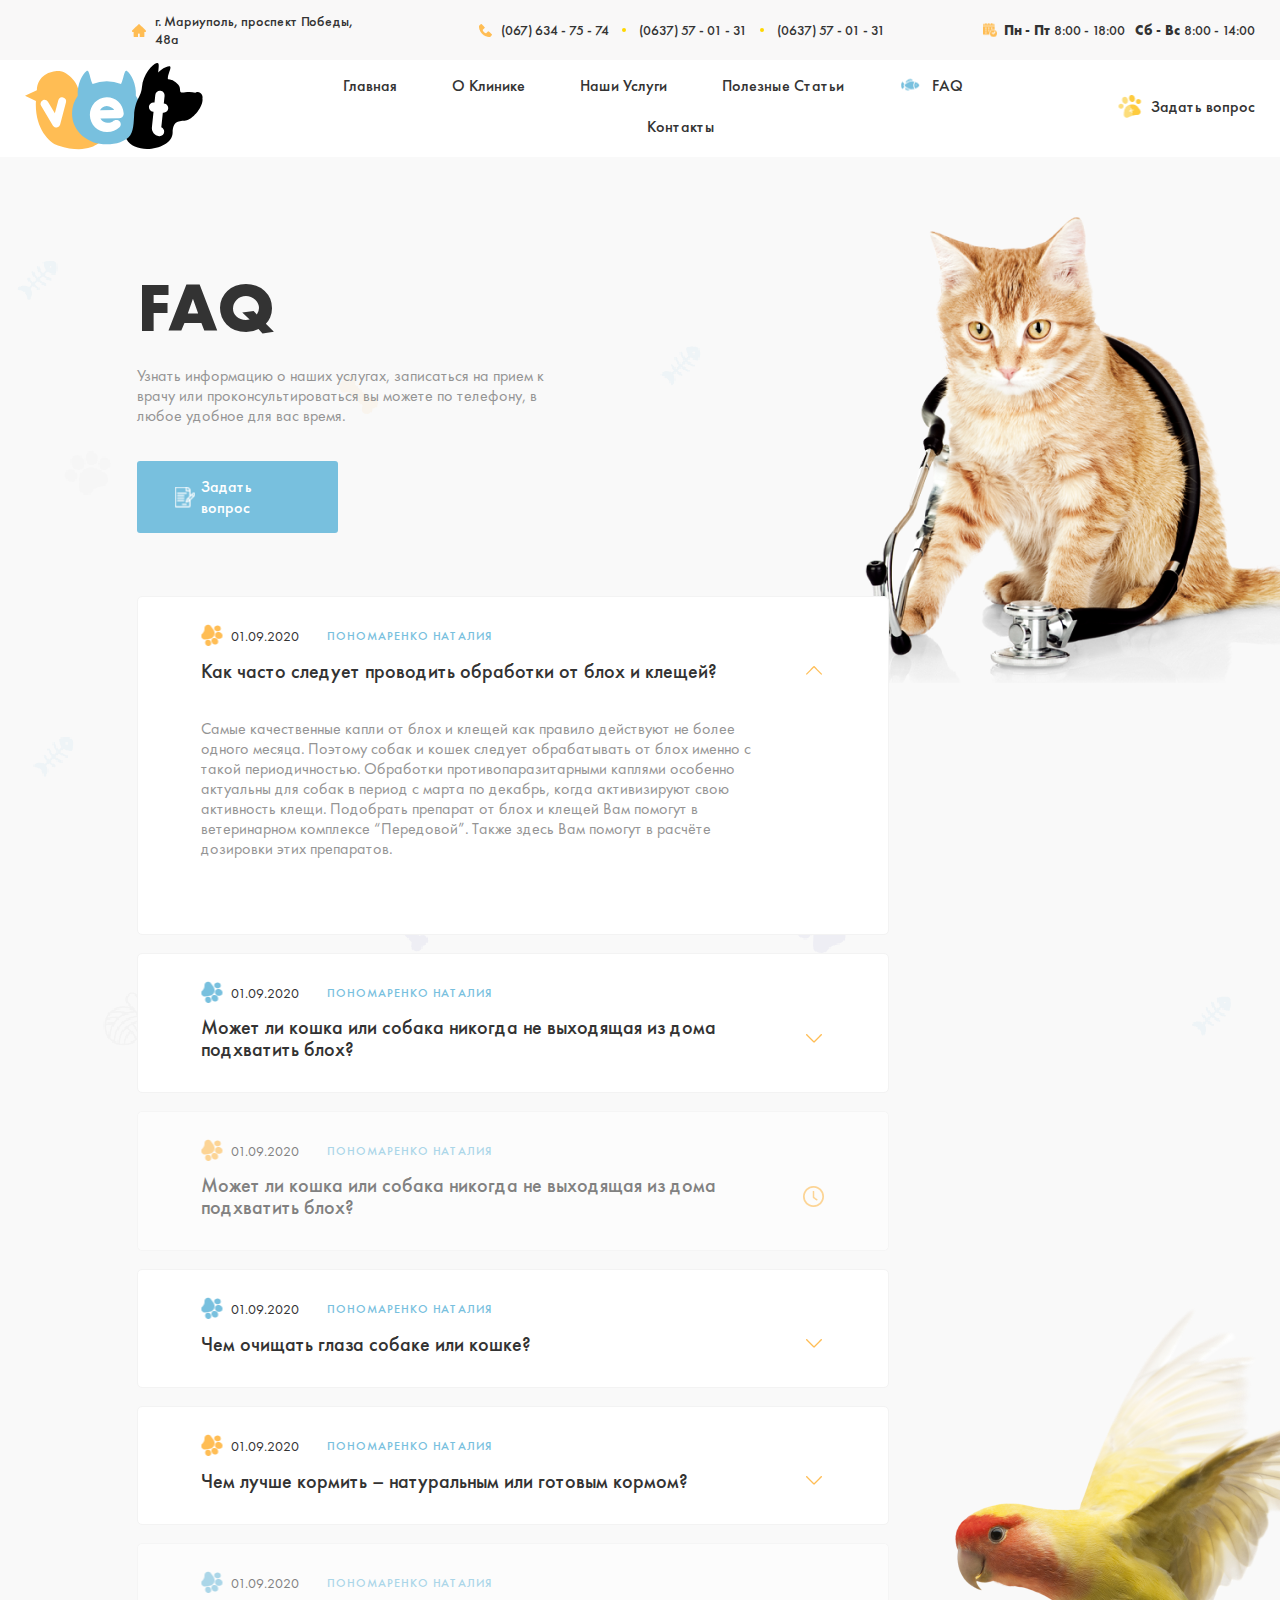
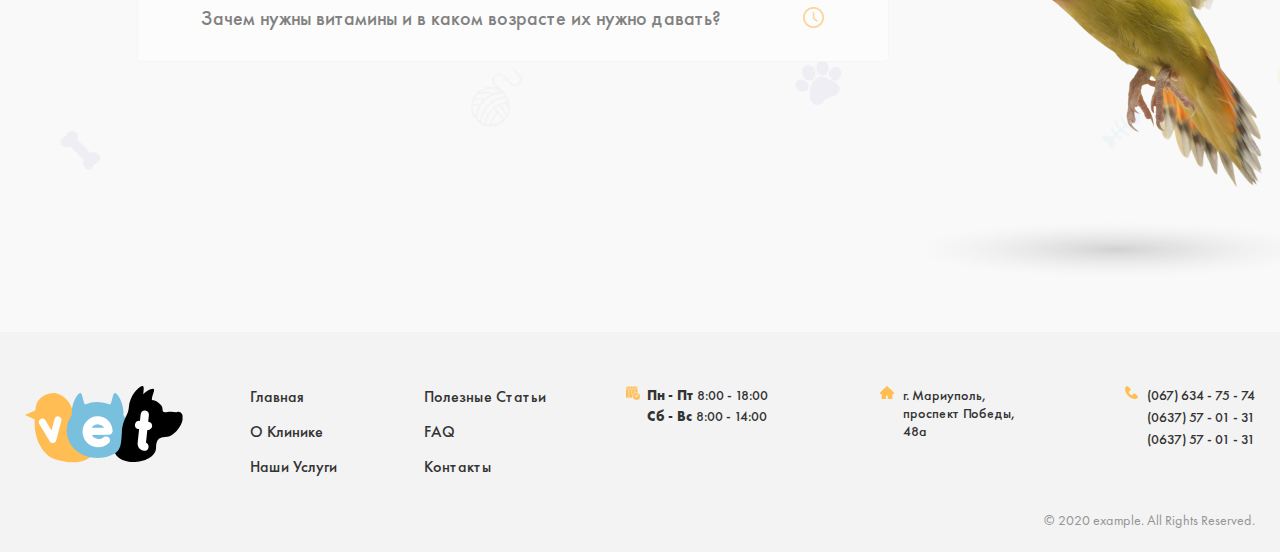
<file: faq.html>
<!DOCTYPE html>
<html lang="en">
<head>
  <meta charset="UTF-8">
  <meta http-equiv="X-UA-Compatible" content="IE=edge">
  <meta name="viewport" content="width=device-width, initial-scale=1.0">
  <title>Faq</title>
  <link rel="stylesheet" href="css/normalize-mini.css">
  <link rel="stylesheet" href="css/style.css">
  <!-- <link rel="stylesheet" href="css/style.minify.css"> -->
</head>
<body>
  
  <div class="header">
    <div class="container header__container">
      <address class="header__address header__address--horizontal">
        г. Мариуполь, проспект Победы, 48а
      </address>
      
  
      <div class="phone-numbers phone-numbers--horizontal">
        <ul class="phone-numbers__list">
          <li class="phone-numbers__item">
            <a class="phone-numbers__link" href="tel:0676347574">(067) 634 - 75 - 74</a>
          </li>
          <li class="phone-numbers__item">
            <a class="phone-numbers__link" href="tel:0637570131">(0637) 57 - 01 - 31</a>
          </li>
          <li class="phone-numbers__item">
            <a class="phone-numbers__link" href="tel:0637570131">(0637) 57 - 01 - 31</a>
          </li>
        </ul>
      </div>

      <div class="working-hours working-hours--horizontal">
        <div class="working-hours__content">
          <p class="working-hours__item">
            <b>Пн - Пт</b> <time datetime="8:00">8:00</time> - <time datetime="18:00">18:00</time>
          </p>
          <p class="working-hours__item">
            <b>Сб - Вс</b> <time datetime="8:00">8:00</time> - <time datetime="14:00">14:00</time>
          </p>
        </div>
      </div>
    </div>
  </div>
  <header class="side__header">
    <div class="container side__header-container">
      <div class="logo"><a class="logo__link" href="#" ><img class="logo__img" src="img/logo.svg" alt="logotip" width="178" height="86" ></a></div>
      <nav class="header__nav">
        <ul class="nav__list">
          <li class="nav__item "><a class=" nav__link--active nav__link " href="index.html" >Главная</a></li>
          <li class="nav__item"><a class="nav__link nav__link--active" href="about.html" >О Клинике</a></li>
          <li class="nav__item"><a class="nav__link nav__link--active" href="servises.html" >Наши Услуги</a></li>
          <li class="nav__item"><a class="nav__link nav__link--active" href="blog.html" >Полезные Статьи</a></li>
          <li class="nav__item nav--active"><a class="nav__link nav__link--active" href="#" >FAQ</a></li>
          <li class="nav__item"><a class="nav__link nav__link--active" href="contact.html" >Контакты</a></li> 
        </ul>
      </nav>

      <div class="site-header__question-link-wrapper">
        <a id="myBtn" class="site-header__question-link question-link mybtn" href="#">
          <span class="question-link__text">Задать вопрос</span>
        </a>
      </div>
  </header>

  <main class="side__main">
    <h1 class="visually-hidden">FAQ</h1>
    <section class="faq__section">
      <div class="container">
        <div class="faq-box">
          <h2 class="faq-heading">FAQ</h2>
          <p class="faq-text">Узнать информацию о наших услугах, записаться на прием к врачу или проконсультироваться вы можете по телефону, в любое удобное для вас время.</p>
          <a id="myBtn" class="faq-link mybtn" href="#" >Задать вопрос</a>
        </div>
      </div>
    </section>

    <section class="ansvers__section">
      <h2 class="visually-hidden">Question and ansver</h2>
      <div class="container">
        <ul class="ansvers__list">
          <li class="ansvers__item ansvers--open">
            <div class="ansvers-top">
              <div class="ansvers-top__info">
                <time class="ansver-top__time" datetime="20020-09-01">01.09.2020</time>
                <p class="ansver-top__text">Пономаренко Наталия</p>
              </div>
              <div class="ansvers-top__header">
                <h3 class="ansver-top__heading">Как часто следует проводить обработки от блох и клещей?</h3>
                <button class="ansver-top__btn" aria-label="toggle"></button>
              </div>
            </div>
            <div class="ansvers-bottom">
              <p class="ansvers-bottom__text">Самые качественные капли от блох и клещей как правило действуют не более одного месяца. Поэтому собак и кошек следует обрабатывать от блох именно с такой периодичностью. Обработки противопаразитарными каплями особенно актуальны для собак в период с марта по декабрь, когда активизируют свою активность клещи. Подобрать препарат от блох и клещей Вам помогут в ветеринарном комплексе “Передовой”. Также здесь Вам помогут в расчёте дозировки этих препаратов.</p>
            </div>
          </li>
          <li class="ansvers__item">
            <div class="ansvers-top">
              <div class="ansvers-top__info">
                <time class="ansver-top__time" datetime="20020-09-01">01.09.2020</time>
                <p class="ansver-top__text">Пономаренко Наталия</p>
              </div>
              <div class="ansvers-top__header">
                <h3 class="ansver-top__heading">Может ли кошка или собака никогда не выходящая из дома подхватить блох?</h3>
                <button class="ansver-top__btn" aria-label="toggle"></button>
              </div>
            </div>
            <div class="ansvers-bottom">
              <p class="ansvers-bottom__text">Самые качественные капли от блох и клещей как правило действуют не более одного месяца. Поэтому собак и кошек следует обрабатывать от блох именно с такой периодичностью. Обработки противопаразитарными каплями особенно актуальны для собак в период с марта по декабрь, когда активизируют свою активность клещи. Подобрать препарат от блох и клещей Вам помогут в ветеринарном комплексе “Передовой”. Также здесь Вам помогут в расчёте дозировки этих препаратов.</p>
            </div>
          </li>
          <li class="ansvers__item ansvers__block">
            <div class="ansvers-top">
              <div class="ansvers-top__info">
                <time class="ansver-top__time" datetime="20020-09-01">01.09.2020</time>
                <p class="ansver-top__text">Пономаренко Наталия</p>
              </div>
              <div class="ansvers-top__header">
                <h3 class="ansver-top__heading">Может ли кошка или собака никогда не выходящая из дома подхватить блох?</h3>
                <button class="ansver-top__btn" aria-label="toggle"></button>
              </div>
            </div>
            <div class="ansvers-bottom">
              <p class="ansvers-bottom__text">Самые качественные капли от блох и клещей как правило действуют не более одного месяца. Поэтому собак и кошек следует обрабатывать от блох именно с такой периодичностью. Обработки противопаразитарными каплями особенно актуальны для собак в период с марта по декабрь, когда активизируют свою активность клещи. Подобрать препарат от блох и клещей Вам помогут в ветеринарном комплексе “Передовой”. Также здесь Вам помогут в расчёте дозировки этих препаратов.</p>
            </div>
          </li>
          <li class="ansvers__item">
            <div class="ansvers-top">
              <div class="ansvers-top__info">
                <time class="ansver-top__time" datetime="20020-09-01">01.09.2020</time>
                <p class="ansver-top__text">Пономаренко Наталия</p>
              </div>
              <div class="ansvers-top__header">
                <h3 class="ansver-top__heading">Чем очищать глаза собаке или кошке?</h3>
                <button class="ansver-top__btn" aria-label="toggle"></button>
              </div>
            </div>
            <div class="ansvers-bottom">
              <p class="ansvers-bottom__text">Самые качественные капли от блох и клещей как правило действуют не более одного месяца. Поэтому собак и кошек следует обрабатывать от блох именно с такой периодичностью. Обработки противопаразитарными каплями особенно актуальны для собак в период с марта по декабрь, когда активизируют свою активность клещи. Подобрать препарат от блох и клещей Вам помогут в ветеринарном комплексе “Передовой”. Также здесь Вам помогут в расчёте дозировки этих препаратов.</p>
            </div>
          </li>
          <li class="ansvers__item">
            <div class="ansvers-top">
              <div class="ansvers-top__info">
                <time class="ansver-top__time" datetime="20020-09-01">01.09.2020</time>
                <p class="ansver-top__text">Пономаренко Наталия</p>
              </div>
              <div class="ansvers-top__header">
                <h3 class="ansver-top__heading">Чем лучше кормить – натуральным или готовым кормом?</h3>
                <button class="ansver-top__btn" aria-label="toggle"></button>
              </div>
            </div>
            <div class="ansvers-bottom">
              <p class="ansvers-bottom__text">Самые качественные капли от блох и клещей как правило действуют не более одного месяца. Поэтому собак и кошек следует обрабатывать от блох именно с такой периодичностью. Обработки противопаразитарными каплями особенно актуальны для собак в период с марта по декабрь, когда активизируют свою активность клещи. Подобрать препарат от блох и клещей Вам помогут в ветеринарном комплексе “Передовой”. Также здесь Вам помогут в расчёте дозировки этих препаратов.</p>
            </div>
          </li>
          <li class="ansvers__item ansvers__block">
            <div class="ansvers-top">
              <div class="ansvers-top__info">
                <time class="ansver-top__time" datetime="20020-09-01">01.09.2020</time>
                <p class="ansver-top__text">Пономаренко Наталия</p>
              </div>
              <div class="ansvers-top__header">
                <h3 class="ansver-top__heading">Зачем нужны витамины и в каком возрасте их нужно давать?</h3>
                <button class="ansver-top__btn" aria-label="toggle"></button>
              </div>
            </div>
            <div class="ansvers-bottom">
              <p class="ansvers-bottom__text">Самые качественные капли от блох и клещей как правило действуют не более одного месяца. Поэтому собак и кошек следует обрабатывать от блох именно с такой периодичностью. Обработки противопаразитарными каплями особенно актуальны для собак в период с марта по декабрь, когда активизируют свою активность клещи. Подобрать препарат от блох и клещей Вам помогут в ветеринарном комплексе “Передовой”. Также здесь Вам помогут в расчёте дозировки этих препаратов.</p>
            </div>
          </li>
        </ul>
      </div>
    </section>
  </main>

  <footer class="side__footer">
    <div class="container footer__container">
      <div class="footer__logo">
        <a class="logo__link" href="#"><img class="logo__img" src="img/logo.svg" alt="logo" width="158" height="77"></a>
      </div>

      <ul class="footer__list footer__lefts">
        <li class="footer__item"><a class="footer__link footer__link--active" href="#" >Главная</a></li>
        <li class="footer__item"><a class="footer__link footer__link--active" href="#" >О Клинике</a></li>
        <li class="footer__item"><a class="footer__link footer__link--active" href="#" >Наши Услуги</a></li>
      </ul>
      <ul class="footer__list">
        <li class="footer__item"><a class="footer__link footer__link--active" href="#" >Полезные Статьи</a></li>
        <li class="footer__item"><a class="footer__link footer__link--active" href="#" >FAQ</a></li>
        <li class="footer__item"><a class="footer__link footer__link--active" href="#" >Контакты</a></li>
      </ul>
      

      <div class="footer-left__box">
        <div class="footer__rights">
          <div class="working-hours">
            <div class="working-hours__content">
              <p class="working-hours__item">
                <b>Пн - Пт</b> <time datetime="8:00">8:00</time> - <time datetime="18:00">18:00</time>
              </p>
              <p class="working-hours__item">
                <b>Сб - Вс</b> <time datetime="8:00">8:00</time> - <time datetime="14:00">14:00</time>
              </p>
            </div>
          </div>
          <address class="header__address">
            г. Мариуполь, проспект Победы, 48а
          </address>
        
          <div class="phone-numbers">
            <ul class="phone-numbers__list">
              <li class="phone-numbers__item">
                <a class="phone-numbers__link" href="tel:0676347574">(067) 634 - 75 - 74</a>
              </li>
              <li class="phone-numbers__item">
                <a class="phone-numbers__link" href="tel:0637570131">(0637) 57 - 01 - 31</a>
              </li>
              <li class="phone-numbers__item">
                <a class="phone-numbers__link" href="tel:0637570131">(0637) 57 - 01 - 31</a>
              </li>
            </ul>
          </div>
        </div>
        <p class="footer-info">© 2020 example. All Rights Reserved.</p>
      </div>
  </footer>

  <section id="modals" class="modal">
    <div class="container">
      <div id="my-modal" class="modal-box">
        <button class="modal-btn__close" type="button"><img src="img/close.png" alt="close" width="18" height="18"></button>
        <div class="modal-flex">
          <div class="sign-in">
            <p class="sign-in__text">Авторизация:</p>
            <a class="sign-in__google sign-in__link" href="#">Войти через Google</a>
            <a class="sign-in__facebook sign-in__link" href="#">Войти через Facebook</a>
          </div>
          <div class="modal-question">
            <h2 class="modal-question__heading">Задать вопрос</h2>
            <form class="modal-form" action="https://echo.htmlacademy.ru" method="POST">
              <input class="modal-inp" type="text" name="Name" placeholder="Ваше имя" aria-label="Ваше имя" required>
              <textarea class="modal-inp modal-area" name="message" cols="30" placeholder="Опишите Ваш вопрос." aria-label="Опишите Ваш вопрос." rows="1" required></textarea>
          
           <button class="btn modal-btn" type="submit">Отправить </button>
                 </form>
          </div>
        </div>
      </div>
    </div>
  </section>

  <script src="js/main.js"></script>
</body>
</html>
</file>
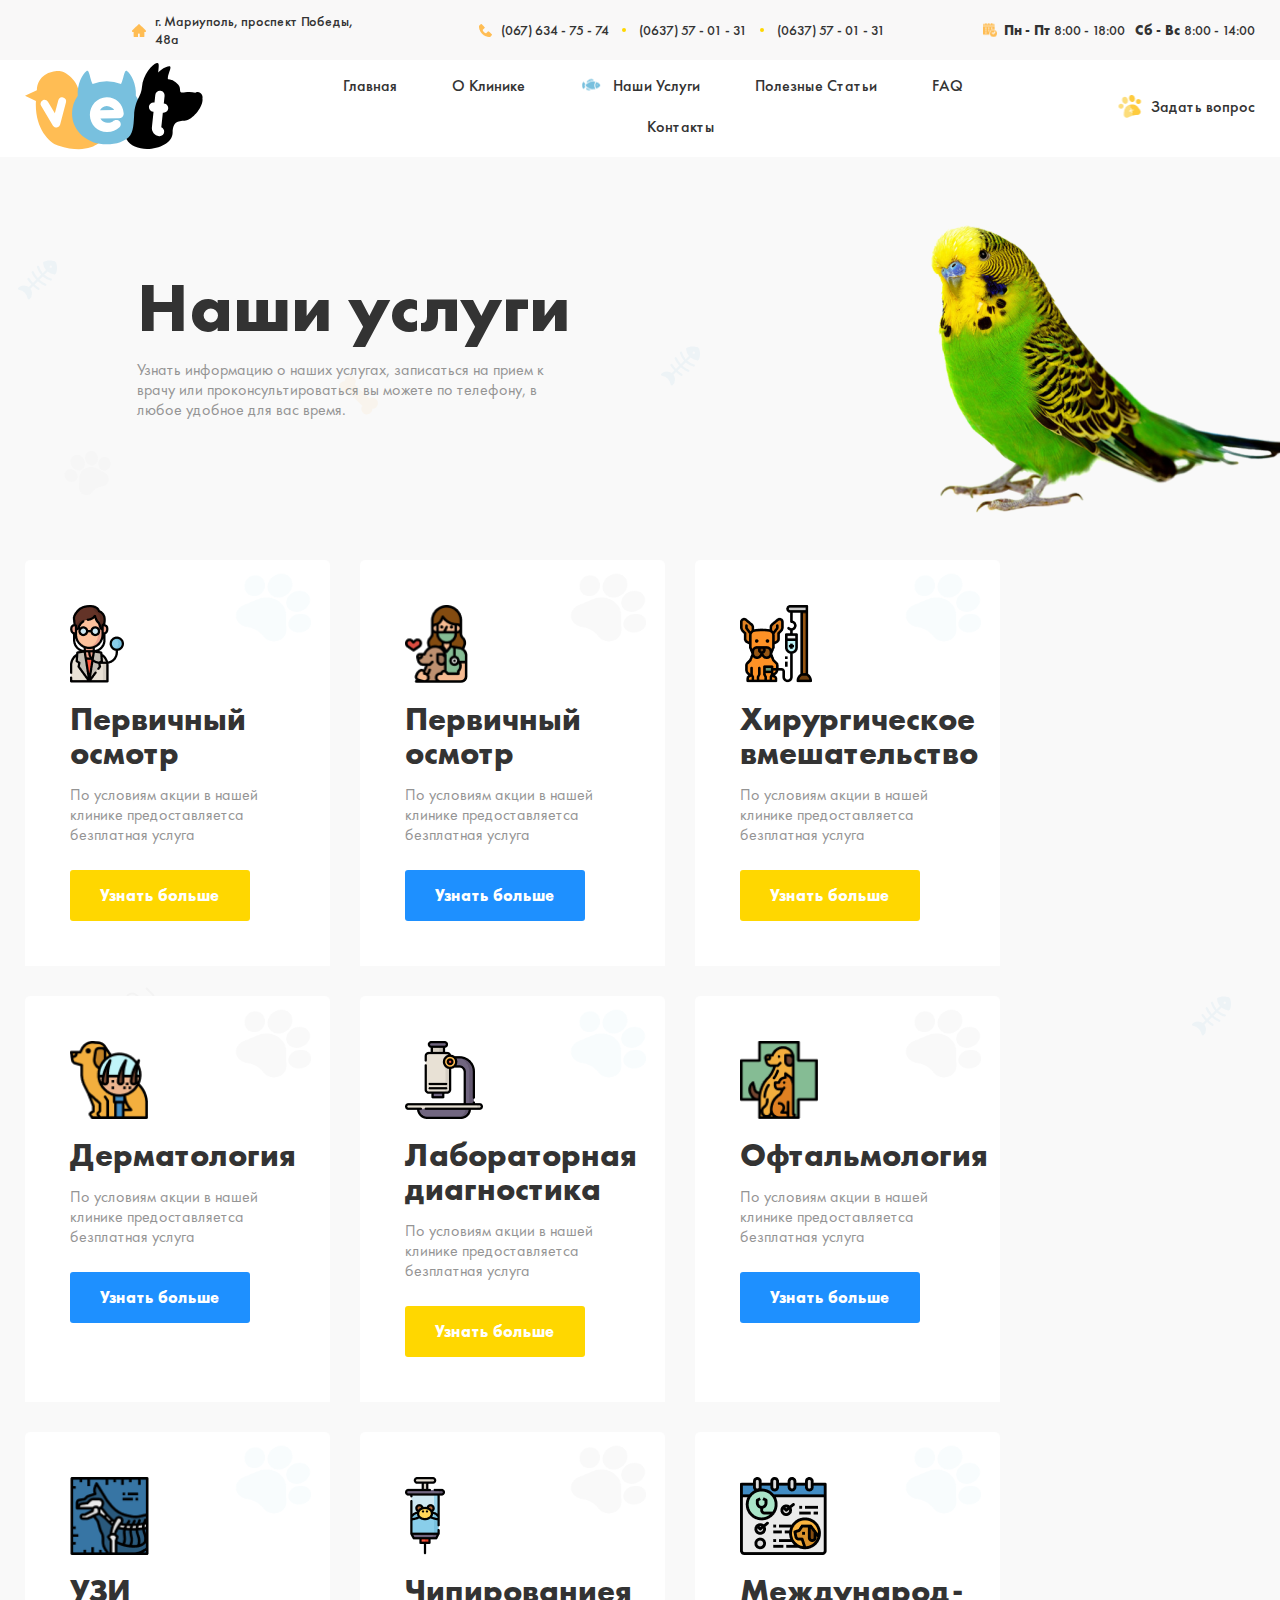
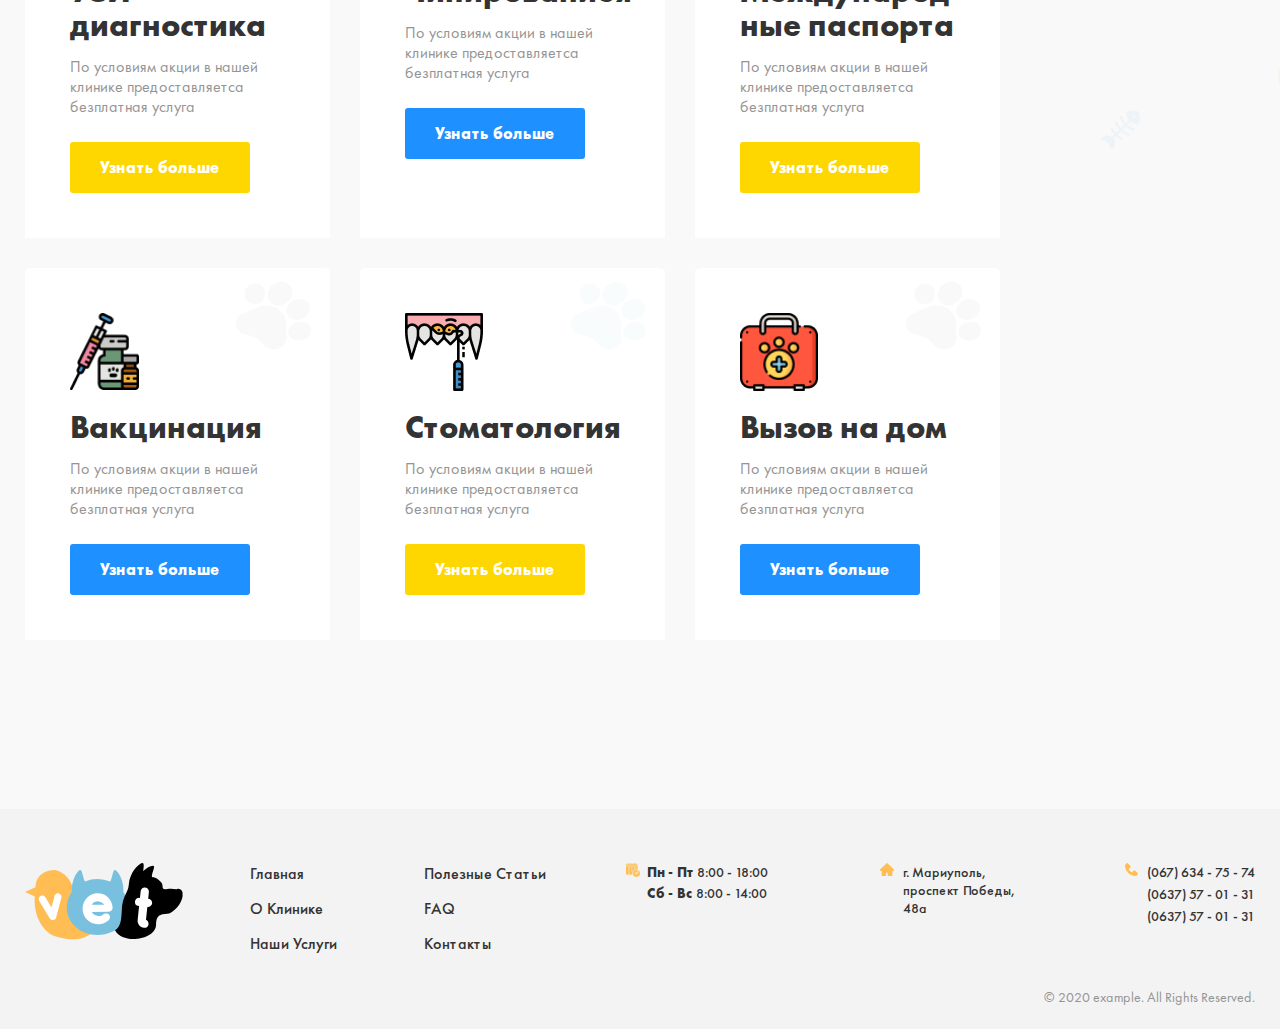
<file: servises.html>
<!DOCTYPE html>
<html lang="en">
<head>
  <meta charset="UTF-8">
  <meta http-equiv="X-UA-Compatible" content="IE=edge">
  <meta name="viewport" content="width=device-width, initial-scale=1.0">
  <title>Vet clinic</title>
  <link rel="stylesheet" href="css/normalize-mini.css">
  <link rel="stylesheet" href="css/style.css">
  <!-- <link rel="stylesheet" href="css/style.minify.css"> -->
</head>
<body>
  
  <div class="header">
    <div class="container header__container">
      <address class="header__address header__address--horizontal">
        г. Мариуполь, проспект Победы, 48а
      </address>
      
  
      <div class="phone-numbers phone-numbers--horizontal">
        <ul class="phone-numbers__list">
          <li class="phone-numbers__item">
            <a class="phone-numbers__link" href="tel:0676347574">(067) 634 - 75 - 74</a>
          </li>
          <li class="phone-numbers__item">
            <a class="phone-numbers__link" href="tel:0637570131">(0637) 57 - 01 - 31</a>
          </li>
          <li class="phone-numbers__item">
            <a class="phone-numbers__link" href="tel:0637570131">(0637) 57 - 01 - 31</a>
          </li>
        </ul>
      </div>

      <div class="working-hours working-hours--horizontal">
        <div class="working-hours__content">
          <p class="working-hours__item">
            <b>Пн - Пт</b> <time datetime="8:00">8:00</time> - <time datetime="18:00">18:00</time>
          </p>
          <p class="working-hours__item">
            <b>Сб - Вс</b> <time datetime="8:00">8:00</time> - <time datetime="14:00">14:00</time>
          </p>
        </div>
      </div>
    </div>
  </div>
  <header class="side__header">
    <div class="container side__header-container">
      <div class="logo"><a class="logo__link" href="#" ><img class="logo__img" src="img/logo.svg" alt="logotip" width="178" height="86" ></a></div>
      <nav class="header__nav">
        <ul class="nav__list">
          <li class="nav__item "><a class=" nav__link--active nav__link " href="index.html" >Главная</a></li>
          <li class="nav__item"><a class="nav__link nav__link--active" href="about.html" >О Клинике</a></li>
          <li class="nav__item nav--active"><a class="nav__link nav__link--active" href="servises.html" >Наши Услуги</a></li>
          <li class="nav__item"><a class="nav__link nav__link--active" href="blog.html" >Полезные Статьи</a></li>
          <li class="nav__item"><a class="nav__link nav__link--active" href="faq.html" >FAQ</a></li>
          <li class="nav__item"><a class="nav__link nav__link--active" href="contact.html" >Контакты</a></li> 
        </ul>
      </nav>

      <div class="site-header__question-link-wrapper">
        <a class="site-header__question-link question-link mybtn " href="#">
          <span class="question-link__text">Задать вопрос</span>
        </a>
      </div>
  </header>

  <main class="side__main">
    <h1 class="visually-hidden">Наши услуги</h1>
    <section class="servises-parrot">
      <div class="container">
        <div class="servises-box">
          <h2 class="servises__heading">Наши услуги</h2>
          <p class="servises__text">Узнать информацию о наших услугах, записаться на прием к врачу или проконсультироваться вы можете по телефону, в любое удобное для вас время.</p>
        </div>
      </div>
    </section>

    <section class="serviceses">
      <div class="container">
        <ul class="servicesss-grid">
          <li class="servicesss-grid__item servicess doctor servicess--doctor-male">
            <h3 class="servicess__title">Первичный осмотр</h3>
            <p class="servicess__info">По условиям акции в нашей клинике предоставляетса безплатная услуга</p>
            <a class="servicess__link" href="#">Узнать больше</a>
          </li>
          <li class="servicesss-grid__item servicess people1 servicess--doctor-female">
            <h3 class="servicess__title">Первичный осмотр</h3>
            <p class="servicess__info">По условиям акции в нашей клинике предоставляетса безплатная услуга</p>
            <a class="servicess__link" href="#">Узнать больше</a>
          </li>
          <li class="servicesss-grid__item servicess people2  servicess--surgery">
            <h3 class="servicess__title">Хирургическое вмешательство</h3>
            <p class="servicess__info">По условиям акции в нашей клинике предоставляетса безплатная услуга</p>
            <a class="servicess__link" href="#">Узнать больше</a>
          </li>
          <li class="servicesss-grid__item servicess people3  servicess--dermatology">
            <h3 class="servicess__title">Дерматология</h3>
            <p class="servicess__info">По условиям акции в нашей клинике предоставляетса безплатная услуга</p>
            <a class="servicess__link" href="#">Узнать больше</a>
          </li>
          <li class="servicesss-grid__item servicess people4  servicess--dermatology">
            <h3 class="servicess__title">Лабораторная диагностика</h3>
            <p class="servicess__info">По условиям акции в нашей клинике предоставляетса безплатная услуга</p>
            <a class="servicess__link" href="#">Узнать больше</a>
          </li>
          <li class="servicesss-grid__item servicess people5  servicess--dermatology">
            <h3 class="servicess__title">Офтальмология</h3>
            <p class="servicess__info">По условиям акции в нашей клинике предоставляетса безплатная услуга</p>
            <a class="servicess__link" href="#">Узнать больше</a>
          </li>
          <li class="servicesss-grid__item servicess people6  servicess--dermatology">
            <h3 class="servicess__title">УЗИ
              диагностика</h3>
            <p class="servicess__info">По условиям акции в нашей клинике предоставляетса безплатная услуга</p>
            <a class="servicess__link" href="#">Узнать больше</a>
          </li>
          <li class="servicesss-grid__item servicess people7  servicess--dermatology">
            <h3 class="servicess__title">Чипированиея</h3>
            <p class="servicess__info">По условиям акции в нашей клинике предоставляетса безплатная услуга</p>
            <a class="servicess__link" href="#">Узнать больше</a>
          </li>
          <li class="servicesss-grid__item servicess people8  servicess--dermatology">
            <h3 class="servicess__title">Международ-
              ные паспорта</h3>
            <p class="servicess__info">По условиям акции в нашей клинике предоставляетса безплатная услуга</p>
            <a class="servicess__link" href="#">Узнать больше</a>
          </li>
          <li class="servicesss-grid__item servicess people9   servicess--dermatology">
            <h3 class="servicess__title">Вакцинация</h3>
            <p class="servicess__info">По условиям акции в нашей клинике предоставляетса безплатная услуга</p>
            <a class="servicess__link" href="#">Узнать больше</a>
          </li>
          <li class="servicesss-grid__item servicess people10  servicess--dermatology">
            <h3 class="servicess__title">Стоматология</h3>
            <p class="servicess__info">По условиям акции в нашей клинике предоставляетса безплатная услуга</p>
            <a class="servicess__link" href="#">Узнать больше</a>
          </li>
          <li class="servicesss-grid__item servicess people11 servicess--dermatology">
            <h3 class="servicess__title">Вызов на дом</h3>
            <p class="servicess__info">По условиям акции в нашей клинике предоставляетса безплатная услуга</p>
            <a class="servicess__link" href="#">Узнать больше</a>
          </li>
        </ul>
      </div>
    </section>
  </main>

  <footer class="side__footer">
    <div class="container footer__container">
      <div class="footer__logo">
        <a class="logo__link" href="#"><img class="logo__img" src="img/logo.svg" alt="logo" width="158" height="77"></a>
      </div>

      <ul class="footer__list footer__lefts">
        <li class="footer__item"><a class="footer__link footer__link--active" href="#" >Главная</a></li>
        <li class="footer__item"><a class="footer__link footer__link--active" href="#" >О Клинике</a></li>
        <li class="footer__item"><a class="footer__link footer__link--active" href="#" >Наши Услуги</a></li>
      </ul>
      <ul class="footer__list">
        <li class="footer__item"><a class="footer__link footer__link--active" href="#" >Полезные Статьи</a></li>
        <li class="footer__item"><a class="footer__link footer__link--active" href="#" >FAQ</a></li>
        <li class="footer__item"><a class="footer__link footer__link--active" href="#" >Контакты</a></li>
      </ul>
      

      <div class="footer-left__box">
        <div class="footer__rights">
          <div class="working-hours">
            <div class="working-hours__content">
              <p class="working-hours__item">
                <b>Пн - Пт</b> <time datetime="8:00">8:00</time> - <time datetime="18:00">18:00</time>
              </p>
              <p class="working-hours__item">
                <b>Сб - Вс</b> <time datetime="8:00">8:00</time> - <time datetime="14:00">14:00</time>
              </p>
            </div>
          </div>
          <address class="header__address">
            г. Мариуполь, проспект Победы, 48а
          </address>
        
          <div class="phone-numbers">
            <ul class="phone-numbers__list">
              <li class="phone-numbers__item">
                <a class="phone-numbers__link" href="tel:0676347574">(067) 634 - 75 - 74</a>
              </li>
              <li class="phone-numbers__item">
                <a class="phone-numbers__link" href="tel:0637570131">(0637) 57 - 01 - 31</a>
              </li>
              <li class="phone-numbers__item">
                <a class="phone-numbers__link" href="tel:0637570131">(0637) 57 - 01 - 31</a>
              </li>
            </ul>
          </div>
        </div>
        <p class="footer-info">© 2020 example. All Rights Reserved.</p>
      </div>
  </footer>

  <section id="modals" class="modal">
    <div class="container">
      <div id="my-modal" class="modal-box">
        <button class="modal-btn__close" type="button"><img src="img/close.png" alt="close" width="18" height="18"></button>
        <div class="modal-flex">
          <div class="sign-in">
            <p class="sign-in__text">Авторизация:</p>
            <a class="sign-in__google sign-in__link" href="#">Войти через Google</a>
            <a class="sign-in__facebook sign-in__link" href="#">Войти через Facebook</a>
          </div>
          <div class="modal-question">
            <h2 class="modal-question__heading">Задать вопрос</h2>
            <form class="modal-form" action="https://echo.htmlacademy.ru" method="POST">
              <input class="modal-inp" type="text" name="Name" placeholder="Ваше имя" aria-label="Ваше имя" required>
              <textarea class="modal-inp modal-area" name="message" cols="30" placeholder="Опишите Ваш вопрос." aria-label="Опишите Ваш вопрос." rows="1" required></textarea>
          
           <button class="btn modal-btn" type="submit">Отправить </button>
                 </form>
          </div>
        </div>
      </div>
    </div>
  </section>

  <script src="js/main.js"></script>
</body>
</html>
</file>
<file: css/style.css>
@font-face {
  font-family: 'FuturaPT';
  src: url('../font/FuturaPT-Bold.woff2') format('woff2'),
      url('../font/FuturaPT-Bold.woff') format('woff');
  font-weight: bold;
  font-style: normal;
  font-display: swap;
}

@font-face {
  font-family: 'FuturaPT';
  src: url('../font/FuturaPT-Book.woff2') format('woff2'),
      url('../font/FuturaPT-Book.woff') format('woff');
  font-weight: normal;
  font-style: normal;
  font-display: swap;
}

@font-face {
  font-family: 'FuturaPT';
  src: url('../font/FuturaPT-Light.woff2') format('woff2'),
      url('../font/FuturaPT-Light.woff') format('woff');
  font-weight: 300;
  font-style: normal;
  font-display: swap;
}

@font-face {
  font-family: 'FuturaPT';
  src: url('../font/FuturaPT-Medium.woff2') format('woff2'),
      url('../font/FuturaPT-Medium.woff') format('woff');
  font-weight: 500;
  font-style: normal;
  font-display: swap;
}

:root{
  --main-font: "FuturaPT", "Arial", sans-serif;
  --btn-color: #ffbd54;
  --btn-black: #333;
  --text-color: #949494;
  --text-bg: #78c0de;
  --bg-color: #f9f9f9;
  --footer-bg: #ebebeb;
}

html {
  box-sizing: border-box;
  height: 100%;
  scroll-behavior: smooth;
}

*,
*::before,
*::after {
  box-sizing: inherit;
  list-style: none;
}

body {
  display: flex;
  flex-direction: column;
  height: 100%;
  padding: 0;
  margin: 0;
  font-family: var(--main-font);
  font-weight: normal;
  font-size: 16px;
  line-height: 21px;
  background-color: var(--bg-color);
  color: var(--text-color);
  overflow-x: hidden;
  background-image: url(../img/bgimg.svg);
  background-position: center;
}

img {
  max-width: 100%;
  height: auto;
}

.visually-hidden {
  position: absolute;
  width: 1px;
  height: 1px;
  margin: -1px;
  border: 0;
  padding: 0;
  clip: rect(0 0 0 0);
  overflow: hidden;
}

/* CONTAINER */
.container {
  width: 100%;
  max-width: 1360px;
  padding-left: 25px;
  padding-right: 25px;
  margin-left: auto;
  margin-right: auto;
}

.header{
  padding-top: 12px;
  padding-bottom: 12px;
  background-color: #f9f8f8;
}

.footer__rights{
  display: flex;
}

.header__container {
  display: flex;
  align-items: center;
}

.working-hours {
  display: flex;
  flex-shrink: 0;
}

.working-hours--horizontal {
  align-items: center;
  margin-left: 98px;
}

.working-hours::before {
  width: 14px;
  height: 14px;
  flex-shrink: 0;
  background-image: url(../img/date-icon.png);
  background-repeat: no-repeat;
  background-position: center;
  margin-right: 7px;
  content: "";
}

.working-hours__content {
  display: flex;
  flex-direction: column;
}

.working-hours--horizontal .working-hours__content {
  flex-direction: row;
  align-items: center;
}

.working-hours__item {
  margin: 0;
  font-weight: 500;
  font-size: 14px;
  line-height: 18px;
  color: var(--btn-black);
}

.working-hours__item:not(:last-child) {
  margin-bottom: 3px;
}

.working-hours--horizontal .working-hours__item:not(:last-child) {
  margin-bottom: 0;
  margin-right: 10px;
}


/* PHONE NUMBERS */
.phone-numbers {
  display: flex;
  flex-shrink: 0;
  margin-left: 87px;
}

.phone-numbers--horizontal {
  align-items: center;
  margin-left: 106px;
}

.phone-numbers::before {
  width: 20px;
  height: 20px;
  margin-right: 9px;
  width: 13px;
  height: 13px;
  flex-shrink: 0;
  background-image: url(../img/phone-icon.png);
  background-repeat: no-repeat;
  background-position: center center;
  content: "";
}

.phone-numbers__list {
  display: flex;
  flex-direction: column;
  padding: 0;
  margin: 0;
  list-style: none;
}

.phone-numbers--horizontal .phone-numbers__list {
  flex-direction: row;
}

.phone-numbers__item:not(:last-child) {
  margin-bottom: 4px;
}

.phone-numbers--horizontal .phone-numbers__item:not(:last-child) {
  position: relative;
  z-index: 1;
  margin-bottom: 0;
  margin-right: 30px;
}

.phone-numbers--horizontal .phone-numbers__item:not(:last-child)::after {
  position: absolute;
  z-index: 1;
  top: 50%;
  right: -17px;
  width: 4px;
  height: 4px;
  margin-top: -2px;
  border-radius: 50%;
  background-color: gold;
  content: "";
}

.phone-numbers__link {
  display: block;
  text-decoration: none;
  font-weight: 500;
  font-size: 14px;
  line-height: 18px;
  color: var(--btn-black);
  transition: color 0.4s ease;
}

.phone-numbers__link:hover {
  color: var(--btn-color);
}
/* header */



.header__address {
  display: flex;
  flex-shrink: 0;
  width: 158px;
  font-style: normal;
  font-weight: 500;
  font-size: 14px;
  line-height: 18px;
  margin-left: 112px;
  color: var(--btn-black);
}

.header__address--horizontal.header__address{
  align-items: center;
  width: 241px;
}

.header__address--horizontal{
  align-items: center;
  margin-left: auto;
}

.header__address::before{
  display: block;
  width: 14px;
  height: 13px;
  flex-shrink: 0;
  margin-right: 9px;
  background-image: url(../img/house-icon.png);
  background-repeat: no-repeat;
  background-position: center center;
  content: "";
}


/* SIDE-HEADER */

.side__header {
  position: relative;
  padding-top: 15px;
  padding-bottom: 20px;
  background-color: #fff;
}

.side__header-container{
  display: flex;
  align-items: center;
}

.logo {
  position: absolute;
}


.logo__img {
  display: block;
  transition: opacity 0.4s ease;
}

.logo__img:hover{
  opacity: 0.8;
}

.logo__img:active{
  opacity: 0.6;
}

.header__nav {
  margin-left: 293px;
}

.nav__list {
  max-width: 725px;
  display: flex;
  align-items: center;
  justify-content: center;
  flex-wrap: wrap;
  padding: 0;
  margin: 0;
  list-style: none;
  margin-top: -20px;
}

.nav--active{
  display: flex;
  align-items: center;
}

.nav--active::before{
  display: block;
  width: 21px;
  height: 21px;
  flex-shrink: 0;
  background-image: url(../img/active-fish.png);
  background-repeat: no-repeat;
  background-position: center center;
  margin-right: 12px;
  content: "";
}

.nav__item {
  margin-right: 55px;
  margin-top: 20px;
}

.nav__item:nth-child(6){
  margin-right: 0;
}

.nav__link {
  margin: 0;
  padding: 0;
  text-decoration: none;
  color: var(--btn-black);
  font-weight: 500;
  font-size: 16px;
  line-height: 21px;
  transition: opacity 0.4s ease;
}

.nav__link:active{
  opacity: 0.6;
}

.nav__link--active{
  position: relative;
  z-index: 6;
  display: flex;
  flex-direction: column;
}

.nav__link--active::after{
  position: absolute;
  z-index: -1;
  top: 13px;
  width: 100%;
  height: 4px;
  background-color: #f4ffad;
  opacity: 0;
  transition: opacity 0.4s ease;
  content: "";
}

.nav__link--active:hover.nav__link--active::after{
  opacity: 1;
}

.site-header__question-link-wrapper {
  display: flex;
  justify-content: flex-end;
  width: 190px;
  margin-left: auto;
}

.question-link {
  display: flex;
  align-items: center;
  text-decoration: none;
  color: var(--btn-black);
  font-weight: 500;
  font-size: 16px;
  line-height: 21px;
  text-align: right;
}

.question-link::before {
  width: 27px;
  height: 27px;
  margin-right: 7px;
  background-image: url(../img/pet.png);
  background-position: center;
  content: "";
}

.question-link__text {
  position: relative;
  z-index: 1;
  display: block;
  text-decoration: none;
}

.question-link__text::after {
  position: absolute;
  z-index: -1;
  left: 0;
  bottom: 2px;
  width: 100%;
  height: 4px;
  background-color: #f4ffad;
  content: "";
  opacity: 0;
}

.question-link:hover .question-link__text::after {
  opacity: 1;
}



/* MAIN */


    /* HERO */

.hero__section {
    padding-top: 153px;
    padding-bottom: 261px;
    background-image: url(../img/left-animals.png),
      url(../img/right-bgimg.png);
    background-repeat: no-repeat;
    background-position: calc(50% - 477px) -170px,
      calc(50% + 650px) 310px;
}

.left__write {
  
  width: 608px;
  z-index: 10;
  margin-left: auto;
  margin-right: 32px;
}

.hero__heading {
  margin: 0;
  font-weight: bold;
  font-size: 70px;
  line-height: 64px;
  color: var(--btn-black);
  margin-bottom: 29px;
}

.hero__heading--color {
  color: var(--text-bg);
}

.hero__text {
  margin: 0;
  width: 495px;
  font-weight: normal;
  font-size: 16px;
  line-height: 21px;
  margin-bottom: 38px;
}

.btn{
  display: inline-block;;
  margin: 0;
  text-decoration: none;
  font-weight: 500;
  font-size: 16px;
  line-height: 21px;
  color: #fff;
  border-radius: 3px;
  background-color: var(--btn-black);
  transition: background-color 0.4s ease,
    opacity 0.4s ease;
}

.btn:hover{
  background-color: rgba(51, 51, 51, 0.8);
}

.btn:active{
  opacity: 0.6;
}


.hero__link {
  padding: 16px 48px;
}

    /* BLOCKQUOTE */

.blockquote__section {
  padding-top: 50px;
  padding-bottom: 91px;
  background-image: url(../img/top.png),
    url(../img/bottom.png);
  background-repeat: no-repeat;
  background-position: calc(50% - 455px) 65px,
    calc(50% + 436px) 130px;
}

.blockquote {
  margin: 0;
  margin-left: auto;
  margin-right: auto;
  width: 753px;
  font-weight: normal;
  font-size: 20px;
  line-height: 26px;
  text-align: center;
}

.blockquote::before{
  display: block;
  width: 140px;
  height: 1px;
  background-color: #dbdbdb;
  margin-bottom: 43px;
  margin-left: auto;
  margin-right: auto;
  content: "";
}

.blockquote::after{
  display: block;
  width: 140px;
  height: 1px;
  background-color: #dbdbdb;
  margin-top: 35px;
  margin-bottom: 35px;
  margin-left: auto;
  margin-right: auto;
  content: "";
}

.blockquote__heading {
  margin: 0;
  font-weight: 500;
  font-size: 20px;
  line-height: 26px;
  text-align: center;
  color: var(--btn-black);
}

/* SERVICES */

.index-services {
  padding-top: 100px;
  padding-bottom: 235px;
}

.index-services__container {
  padding-left: 44px;
  padding-right: 44px;
}

.index-services__heading {
  margin-top: 0;
  margin-bottom: 80px;
  font-weight: bold;
  font-size: 48px;
  line-height: 54px;
  color: var(--btn-black);
  text-align: center;
}

.index-services__tabs-wrapper {
  position: relative;
  z-index: 1;
}

.index-services__tabs-button {
  position: absolute;
  z-index: 1;
  top: 50%;
  transform: translateY(-50%);
  width: 50px;
  height: 50px;
  padding: 0;
  border: none;
}

.index-services__tabs-button--prev {
  left: -62px;
  border: none;
  background-color: transparent;
  cursor: pointer;
}

.index-services__tabs-button--next {
  right: -62px;
  border: none;
  background-color: transparent;
  cursor: pointer;
}

.services-tabs {
  display: flex;
  align-items: flex-start;
  padding: 0;
  margin: 0;
  list-style: none;
  overflow: hidden;
}

.services-tabs__item {
  flex-shrink: 0;
  display: flex;
  flex-direction: column;
  width: 193px;
  min-height: 205px;
}

.services-tabs__item:not(:last-child) {
  margin-right: 13px;
}

.services-tabs__link {
  flex-grow: 1;
  display: flex;
  flex-direction: column;
  align-items: center;
  padding: 30px;
  background-color: #fff;
  border: 1px solid #F3F3F3;
  border-radius: 5px;
  text-align: center;
  text-decoration: none;
}

.services-tabs__item--active .services-tabs__link {
  padding-bottom: 44px;
  border-radius: 5px 5px 0 0;
  border: #fff;
}

.services-tabs__link::before {
  width: 86px;
  height: 78px;
  margin-bottom: 22px;
  background-repeat: no-repeat;
  background-position: center center;
  background-size: contain;
  content: "";
}

.doctor::before {
  background-image: url(../img/doctor.png);
}

.people1::before {
  background-image: url(../img/people-dog.png);
}

.people1::before{
  background-image: url(../img/people-dog.png);
}

.people2::before{
  background-image: url(../img/fat-dog.png);
}

.people3::before{
  background-image: url(../img/bird-dog.png);
}
.people4::before{
  background-image: url(../img/labaratory.png);
}
.people5::before{
  background-image: url(../img/dog-child.png);
}
.people6::before{
  background-image: url(../img/sclet.png);
}
.people7::before{
  background-image: url(../img/compres.png);
}
.people8::before{
  background-image: url(../img/paper.png);
}
.people9::before{
  background-image: url(../img/tabletc.png);
}
.people10::before{
  background-image: url(../img/teeth.png);
}
.people11::before{
  background-image: url(../img/plus-dog.png);
}

.services-tabs__title {
  margin: 0;
  color: var(--btn-black);
  font-weight: 500;
  font-size: 18px;
  line-height: 22px;
}


.services__bottom {
  display: flex;
  align-items: center;
  width: 1223px;
  margin-left: auto;
  margin-right: auto;
  padding: 42px 35px 43px;
  background-color: #fff;
  
}

.service__img {
  margin-right: 67px;

}

.service__bottom-left {

}

.service__heading {
  display: block;
  height: 35px;
  margin: 0;
  font-weight: 500;
  font-size: 36px;
  line-height: 20px;
  color: var(--btn-black);
  margin-bottom: 18px;
}

.service__text {
  display: block;
  margin: 0;
  font-weight: normal;
  font-size: 16px;
  line-height: 20px;
  margin-bottom: 9px;
}

.service__left-btn {
  display: flex;
  align-items: center;
  margin-top: 34px;
}

.yellow__link {
  display: flex;
  align-items: center;
  padding: 14px 36px;
  margin-right: 21px;
  background: var(--btn-color);
}

.yellow__link::before{
  display: block;
  width: 22px;
  height: 21px;
  flex-shrink: 0;
  background-image: url(../img/money-icon.png);
  background-repeat: no-repeat;
  background-position: center;
  margin-right: 7px;
  content: "";
}

.yellow__link:hover{
  background-color: rgba(255, 189, 84, 0.8);
}

.black__link {
  display: flex;
  align-items: center;
  padding: 14px 37px;
}  

.black__link::before{
  display: block;
  width: 22px;
  height: 21px;
  flex-shrink: 0;
  background-image: url(../img/paper-icon.png);
  background-repeat: no-repeat;
  background-position: center;
  margin-right: 6px;
  content: "";
}


/* dog blink */

.dog__blink {
  position: relative;
  padding-top: 90px;
  padding-bottom: 88px;
  background-color: var(--text-bg);
  background-image: url(../img/panja.png);
  background-position: center;
}

.blink__box {
  margin-left: 222px;
}

.blink__heading {
  display: block;
  margin: 0;
  height: 48px;
  font-weight: bold;
  font-size: 48px;
  line-height: 20px;
  color: var(--btn-black);
  margin-bottom: 32px;
  color: #fff;
}


.input__group{
 
  display: flex;
  align-items: center;
}

.field{
  width: 335px;
  padding: 18px 22px 12px;
  background-color: #fff;
  border: 2px solid transparent;
  border-radius: 5px;
  transition: border 0.4s ease ;
  font-weight: 400;
  font-size: 16px;
  line-height: 20px;

}

.field::placeholder{
  color: var(--text-color);
  background-color: #fff;
}

.field:hover{
  border: 2px solid var(--btn-color);
}

.field:active{
  border: 2px solid var(--btn-color);
  
}

.field:focus{
  outline: none;
}


.name-field{
  margin-top: 40px;
}

input:not(:placeholder-shown):not(:focus):invalid{
  border: 2px solid #ff6347;
}

input:not(:placeholder-shown):not(:focus):valid{
  border: 2px solid #90ee90;
}

.blink__link {
  border: transparent;
  padding: 16px 52px;
  margin-left: 21px;
}

.dog {
  position: absolute;
  top: -104px;
  left: calc(50% + 60px);

}



/* rols article */
.index-articles {
  padding-top: 216px;
  padding-bottom: 265px;
}

.index-articles__heading {
  margin-top: 0;
  margin-bottom: 80px;
  text-align: center;
  font-weight: bold;
  font-size: 48px;
  line-height: 20px;
  color: var(--btn-black);
}

.index-articles__list {
  display: flex;
  padding: 0;
  margin: 0;
  margin-left: -24px;
  list-style: none;
}

.index-articles__item {
  flex-shrink: 0;
  width: 305px;
  margin-left: 24px;
}

/* ARTICLE-CARD */
.article-card {
  display: flex;
  flex-direction: column;
  border-radius: 5px;
  overflow: hidden;
}

.article-card--open {
  flex-direction: row;
  width: 640px;
}

.article-card__img {
  width: 100%;
  height: 180px;
  object-fit: cover;
}

.article-card--open .article-card__img {
  width: 305px;
  height: auto;
}

.article-card__body {
  flex-grow: 1;
  display: flex;
  flex-direction: column;
  padding: 20px 30px 35px;
  border-left: 1px solid #e4e4e2;
  border-right: 1px solid #e4e4e2;
  border-bottom: 1px solid #e4e4e2;
  border-bottom-left-radius: 5px;
  border-bottom-right-radius: 5px;
}

.article-card--open .article-card__body {
  background-color: #fff;
  border-left: none;
  border-top: 1px solid #e4e4e2;
  border-right: 1px solid #e4e4e2;
  border-bottom: 1px solid #e4e4e2;
  border-bottom-left-radius: 0;
  border-top-right-radius: 5px;
}

.article-card__tags-date {
  display: flex;
  justify-content: flex-end;
  align-items: center;
}

/* .article-card__tags.article-card__tags */
.article-card .article-card__tags {
  display: none;
}

.article-card--open .article-card__tags-date {
  justify-content: space-between;
  margin-top: 18px;
}

.article-card--open .article-card__tags {
  display: flex;
}

/* TAGS */
.tags {
  display: flex;
  flex-wrap: wrap;
  align-items: center;
  padding: 0;
  margin: 0;
  list-style: none;
}

.tags__item:not(:last-child) {
  margin-right: 7px;
}

.tags__link {
  color: #3d9cea;
  text-decoration: none;
  font-weight: normal;
  font-size: 14px;
  line-height: 22px;
}

.article-card__date {
  font-weight: 500;
  font-size: 14px;
  line-height: 18px;
}

.article-card__title {
  margin: 0;
  width: 190px;
  font-weight: bold;
  font-size: 22px;
  line-height: 25px;
  color: var(--btn-black);
  margin-top: 2px;
  margin-bottom: 10px;
}

.article-card--open .article-card__title{
  width: 200px;
  margin-top: 30px;
  margin-bottom: 15px;
  font-size: 26px;
  line-height: 29px;
}

.article-card__short-text {
  display: -webkit-box;
  -webkit-line-clamp: 3;
  -webkit-box-orient: vertical;
  overflow: hidden;
  margin-bottom: auto;
  font-weight: normal;
  font-size: 16px;
  line-height: 20px;
}

.article-card--open .article-card__short-text {
  -webkit-line-clamp: 9;
}

.article-card__link {
  text-decoration: none;
  margin-top: 20px;
  display: flex;
  align-items: center;
  font-weight: 500;
  font-size: 16px;
  line-height: 21px;
  color: var(--btn-black);
}

.article-card__link::before{
  width: 27px;
  height: 27px;
  margin-right: 7px;
  background-image: url(../img/pet.png);
  background-position: center;
  content: "";
}

.article-card__link--active{
  position: relative;
  z-index: 1;
  display: block;
  text-decoration: none;
}

.article-card__link--active::after{
  position: absolute;
  z-index: -1;
  left: 0;
  bottom: 2px;
  width: 100%;
  height: 4px;
  background-color: #f4ffad;
  content: "";
  opacity: 0;
}

.article-card__link:hover .article-card__link--active::after{
  opacity: 1;
}


/* MAP section */
.map__section {
  display: flex;
  width: 1440px;
  padding-top: 265px;
  padding-bottom: 247px;
  margin-left: auto;
  margin-right: auto;
  
}

.comunication {
  display: flex;
  flex-direction: column;
  padding: 62px 449px 64px 174px;
  background-color: var(--btn-black);
  background-image: url(../img/Feedback1.png);
  background-repeat: no-repeat;
  background-position: calc(50% - 345px) center;
}

.comunication__heading {
  margin: 0;
  font-weight: bold;
  font-size: 48px;
  line-height: 62px;
  color: #fff;
  margin-bottom: 14px;
}

.comunication__text {
  margin: 0;
  width: 334px;
  font-weight: normal;
  font-size: 16px;
  line-height: 20px;
  margin-bottom: 29px;
}

.input__form {
  width: 375px;
}

.comunicate {
  width: 375px;
  padding: 16px 22px 13px;
  margin-bottom: 14px;
  font-weight: normal;
  font-size: 16px;
  line-height: 21px;
}

.comunicate::placeholder{
  color: var(--text-color);
}

.massage {
  min-width: 375px;
  max-width: 375px;
  min-height: 165px;
  padding: 17px 22px ;
}

.comunicate__link {
  background-color: var(--btn-color);
  border: transparent;
  padding: 14px 50px;
  margin-top: 30px;
  transition: opacity 0.4s ease;
}

.comunicate__link:hover{
  background-color: rgba(255, 189, 84, 0.8);
}






.side__footer {
  padding-top: 54px;
  padding-bottom: 23px;
  background-color: #f3f3f3;
}

.footer__container{
  display: flex;

}

.footer__logo {
  margin-right: 67px;
}


.footer__list {
  display: flex;
  flex-direction: column;
  flex-shrink: 0;
  padding: 0;
  margin: 0;
  list-style: none;
}

.footer__lefts{
  margin-right: 87px;
}

.footer__item:not(:last-child) {
 margin-bottom: 14px;
}

.footer__link {
  position: relative;
  z-index: 1;
  display: inline-flex;
  flex-direction: column;
  margin: 0;
  padding: 0;
  margin-right: auto;
  text-decoration: none;
  font-weight: 500;
  font-size: 16px;
  line-height: 21px;
  color: var(--btn-black);
  white-space: nowrap;
  transition: opacity 0.4s ease;
}

.footer__link::after{
  position: absolute;
  z-index: -1;
  top: 13px;
  width: 100%;
  height: 4px;
  background-color: #f4ffad;
  opacity: 0;
  content: "";
}

.footer__link:hover.footer__link::after{
  opacity: 1;
}

.footer-left__box{
  margin-left: auto;
}

.footer-info{
  display: flex;
  justify-content: flex-end;
  margin: 0;
  margin-top: 63px;
  font-weight: normal;
  font-size: 14px;
  line-height: 18px;
}



.modal {
  display: none; 
  position: fixed; 
  z-index: 10; 
  left: 0;
  top: 0;
  overflow: auto;
  width: 100%;
  height: 100%;
  background-color: rgba(250,250,250,0.9); 
}

.modal__open{
  display: block;
}

.modal-box {
  background-image: url(../img/popup.png);
  background-repeat: no-repeat;
  background-size: contain;
  width: 850px; 
  height: 648px;
  margin-left: auto;
  margin-right: auto;
  margin-top: 200px;
}

.modal-btn__close {
  border: none;
  background-color: transparent;
  margin-top: 21px;
  margin-left: 20px;
  cursor: pointer;
}

.modal-flex{
  display: flex;
}

.sign-in {
  display: flex;
  width: 238px;
  flex-shrink: 0;
  flex-direction: column;
  margin-left: 71px;
  margin-right: 136px;
  margin-top: 109px;
}

.sign-in__text {
  margin: 0;
  font-weight: 500;
  font-size: 20px;
  line-height: 30px;
  color: var(--btn-black);
  margin-bottom: 21px;
}

.sign-in__link {
  display: flex;
  align-items: center;
  text-decoration: none;
  margin: 0;
  padding: 0;
  background-color: #fff;
  color: var(--btn-black);
  font-weight: 500;
  font-size: 16px;
  line-height: 21px;
  padding-right: 35px;
  padding-top: 15px;
  padding-bottom: 15px;
}

.sign-in__link:not(:last-child){
  margin-bottom: 21px;
}

.sign-in__google::before {
  display: block;
  width: 20px;
  height: 20px;
  margin-right: 13px;
  margin-left: 35px;
  background-image: url(../img/google.png);
  background-repeat: no-repeat;
  background-position: center;
  content: "";
}

.sign-in__facebook::before {
  display: block;
  width: 20px;
  height: 20px;
  margin-right: 14px;
  margin-left: 22px;
  background-image: url(../img/facebook.png);
  background-repeat: no-repeat;
  background-position: center;
  content: "";
}

.modal-question {
  display: flex;
  flex-direction: column;
  margin-top: 80px;
}

.modal-question__heading {
  margin: 0;
  font-weight: bold;
  font-size: 50px;
  line-height: 54px;
  color: var(--btn-black);
  margin-bottom: 25px;
}

.modal-form {
  width: 335px;
  /* display: flex;
  flex-shrink: 0;
  flex-direction: column; */
}

.modal-inp {
  border: transparent;
  padding: 15px 22px;
  min-width: 335px;
  max-width: 335px;
  font-weight: normal;
  font-size: 16px;
  line-height: 21px;
  color: var(--btn-black);
}

.modal-inp:not(:last-child){
  margin-bottom: 21px;
}

.modal-area{
  min-height: 165px;
  resize: none;
}

input::placeholder{
  font-weight: normal;
  font-size: 16px;
  line-height: 21px;
  color: var(--text-color);
}

.modal-btn {
  display: inline-block;
  margin-top: 27px;
  padding: 15px 67px 15px 55px;

}





/* FAQ */


.faq__section {
  position: relative;
  z-index: 1;
  padding-top: 118px;
  padding-bottom: 63px;
}

.faq__section::after{
  position: absolute;
  z-index: 1;
  top: 60px;
  left: calc(50% + 225px);
  display: block;
  width: 569px;
  height: 466px;
  background-image: url(../img/cat-faq.png);
  background-repeat: no-repeat;
  background-position: center;
  content: "";
}

.faq-box {
  margin-left: 112px;
  display: flex;
  flex-direction: column;
}

.faq-heading {
  margin: 0;
  font-weight: bold;
  font-size: 70px;
  line-height: 64px;
  color: var(--btn-black);
  margin-bottom: 27px;
}

.faq-text {
  margin: 0;
  width: 447px;
  margin-bottom: 35px;
  font-weight: normal;
  font-size: 16px;
  line-height: 20px;
}

.faq-link {
  width: 201px;
  display: flex;
  align-items: center;
  margin: 0;
  text-decoration: none;
  font-weight: 500;
  font-size: 16px;
  line-height: 21px;
  color: #fff;
  padding: 15px 38px;
  background-color: #78c0de;
  border-radius: 3px;
  transition: opacity 0.4s ease;
}

.faq-link:hover{
  opacity: 0.6;
}

.faq-link::before{
  display: block;
  width: 21px;
  height: 21px;
  margin-right: 6px;
  background-image: url(../img/document\ 1.png);
  background-repeat: no-repeat;
  background-position: center;
  content: "";
}


/* FAQ TOGGLE */

.ansvers__section {
  position: relative;
  z-index: 1;
  padding-bottom: 270px;
}

.ansvers__section::after{
  position: absolute;
  bottom: 50px;
  left: calc(50% + 196px);
  display: block;
  width: 654px;
  height: 660px;
  background-image: url(../img/parrot-faq.png);
  background-repeat: no-repeat;
  background-position: center;
  content: "";
}

.ansvers__list {
  padding: 0;
  margin: 0;
  list-style: none;
  margin-left: 112px;
}

.ansvers__item {
  width: 752px;
  padding: 27px 63px;
  border-radius: 5px;
  background-color: #fff;
  border: 1px solid #f3f3f3;
}

.ansvers__item:not(:last-child){
  margin-bottom: 18px;
}

.ansvers__block{
  opacity: 0.6;
}

.ansvers-top__info {
  display: flex;
  align-items: center;

}

.ansver-top__time {
  display: flex;
  align-items: center;
  font-weight: normal;
  font-size: 14px;
  line-height: 22px;
  color: var(--btn-black);
  margin-right: 28px;
}

.ansver-top__time::before{
  display: block;
  width: 23px;
  height: 23px;
  flex-shrink: 0;
  background-repeat: no-repeat;
  background-position: center;
  margin-right: 7px;
  content: "";
}



.ansvers__item:nth-child(odd) .ansver-top__time::before {
  background-image: url(../img/yellow-pet.png);
  content: "";
}

.ansvers__item:nth-child(even) .ansver-top__time::before{
  background-image: url(../img/blue-pet.png);
  content: "";
}

.ansver-top__text {
  margin: 0;
  font-weight: 500;
  font-size: 12px;
  line-height: 22px;
  letter-spacing: 0.08em;
  text-transform: uppercase;
  color: #78c0de;
}

.ansvers-top__header {
  display: flex;
  align-items: center;
  padding-top: 12px;
  padding-bottom: 5px;
}

.ansver-top__heading {
  margin: 0;
  width: 577px;
  font-weight: 500;
  font-size: 20px;
  line-height: 22px;
  color: var(--btn-black);
}

.ansver-top__btn {
  margin-left: auto;
  border: none;
  background-color: transparent;
  width: 23px;
  height: 23px;
  flex-shrink: 0;
  background-image: url(../img/bottom-faq.png);
  background-repeat: no-repeat;
  background-position: center;
  cursor: pointer;
}

.ansvers--open .ansver-top__btn{
  background-image: url(../img/top-faq.png);
}

.ansvers__block .ansver-top__btn{
  background-image: url(../img/clock.png);
}

.ansvers-bottom__text {
  display: none;
  margin: 0;
  width: 577px;
  font-weight: normal;
  font-size: 16px;
  line-height: 20px;
  margin-bottom: 48px;
}

.ansvers--open .ansvers-bottom__text{
  display: block;
  margin-top: 32px;
}

.ansvers__block .ansvers-bottom__text{
  display: none;
}





/* SERVISES */



.servises-parrot {
  padding-top: 118px;
  padding-bottom: 140px;
  background-image: url(../img/servises-parrot.png);
  background-repeat: no-repeat;
  background-position: calc(50% + 490px);
}

.servises-box{
  margin-left: 112px;
}

.servises__heading {
  margin: 0;
  flex-shrink: 0;
  font-weight: bold;
  font-size: 70px;
  line-height: 64px;
  color: var(--btn-black);
  margin-bottom: 21px;
}

.servises__text {
  width: 447px;
  margin: 0;
  font-weight: normal;
  font-size: 16px;
  line-height: 20px;
}

.serviceses{
  padding-bottom: 169px;
}

.servicesss-grid {
  display: flex;
  flex-wrap: wrap;
  padding: 0;
  margin: 0;
  margin-left: -30px;
  margin-bottom: -30px;
  list-style: none;
}

.servicesss-grid__item {
  width: 305px;
  margin-left: 30px;
  margin-bottom: 30px;
}

.servicess {
  display: flex;
  flex-direction: column;
  align-items: flex-start;
  padding: 45px;
  border-radius: 5px 5px 0 0;
  background-color: #fff;
  background-repeat: no-repeat;
  background-position: right top ;
  background-size: 108px 94px;
  transition: box-shadow 0.4s ease;
}

.servicess:nth-child(odd) {
  background-image: url("../img/servises-pet1.png");
}

.servicess:nth-child(even) {
  background-image: url("../img/servises-pat2.png");
}

.servicess:hover {
  box-shadow: 0 4px 20px rgba(0, 0, 0, 0.2);
}

.servicess::before {
  display: block;
  width: 90px;
  height: 78px;
  margin-bottom: 20px;
  background-repeat: no-repeat;
  background-size: contain;
  content: "";
}

.servicess__title {
  width: 230px;
  flex-shrink: 0;
  margin-top: 0;
  margin-bottom: 14px;
  font-weight: 600;
  font-size: 32px;
  line-height: 34px;
  color: var(--btn-black);
}

.servicess__info {
  margin-top: 0;
  margin-bottom: 25px;
  font-weight: normal;
  font-size: 16px;
  line-height: 20px;
}

.servicess__link {
  display: inline-block;
  padding: 15px 30px;
  border-radius: 3px;
  text-decoration: none;
  color: #fff;
  font-weight: bold;
  text-align: center;
  transition: background-color 0.4s ease;
}

.servicesss-grid__item:nth-child(odd) .servicess__link {
  background-color: gold;
}

.servicesss-grid__item:nth-child(even) .servicess__link {
  background-color: dodgerblue;
}

.servicess .servicess__link:hover {
  background-color: #222;
}



/* ABOUT */




.about__section {
  padding-top: 117px;
  padding-bottom: 310px;
  background-image: url(../img/about__header.png);
  background-repeat: no-repeat;
  background-position: calc(50% - 30px) bottom;
}

.about__heading {
  margin: 0;
  font-weight: bold;
  font-size: 70px;
  line-height: 64px;
  color: var(--btn-black);
  margin-bottom: 22px;
}

.about__text {
  width: 411px;
  margin: 0;
  font-weight: normal;
  font-size: 16px;
  line-height: 20px;
}


.house__about {
  display: flex;
  align-items: center;
  justify-content: center;
  margin-left: auto;
  margin-right: auto;
}

.about__house--img {
  display: block;
}

.house__img {
  display: block;
}

.about__house--text {
  background-color: #fff;
  background-image: url(../img/about-bg-fish.png);
  background-repeat: no-repeat;
  background-position: center;
  padding: 127px 66px 140px 112px;
  
}

.house__text {
  width: 557px;
  margin: 0;
  font-weight: normal;
  font-size: 20px;
  line-height: 26px;
}

.yellow__text {
  color: var(--btn-color);
}
</file>
<file: css/style.minify.css>
/*! normalize.css v8.0.1 | MIT License | github.com/necolas/normalize.css */html{line-height:1.15;-webkit-text-size-adjust:100%}body{margin:0}main{display:block}h1{font-size:2em;margin:.67em 0}hr{box-sizing:content-box;height:0;overflow:visible}pre{font-family:monospace,monospace;font-size:1em}a{background-color:transparent}abbr[title]{border-bottom:none;text-decoration:underline;text-decoration:underline dotted}b,strong{font-weight:bolder}code,kbd,samp{font-family:monospace,monospace;font-size:1em}small{font-size:80%}sub,sup{font-size:75%;line-height:0;position:relative;vertical-align:baseline}sub{bottom:-.25em}sup{top:-.5em}img{border-style:none}button,input,optgroup,select,textarea{font-family:inherit;font-size:100%;line-height:1.15;margin:0}button,input{overflow:visible}button,select{text-transform:none}[type=button],[type=reset],[type=submit],button{-webkit-appearance:button}[type=button]::-moz-focus-inner,[type=reset]::-moz-focus-inner,[type=submit]::-moz-focus-inner,button::-moz-focus-inner{border-style:none;padding:0}[type=button]:-moz-focusring,[type=reset]:-moz-focusring,[type=submit]:-moz-focusring,button:-moz-focusring{outline:1px dotted ButtonText}fieldset{padding:.35em .75em .625em}legend{box-sizing:border-box;color:inherit;display:table;max-width:100%;padding:0;white-space:normal}progress{vertical-align:baseline}textarea{overflow:auto}[type=checkbox],[type=radio]{box-sizing:border-box;padding:0}[type=number]::-webkit-inner-spin-button,[type=number]::-webkit-outer-spin-button{height:auto}[type=search]{-webkit-appearance:textfield;outline-offset:-2px}[type=search]::-webkit-search-decoration{-webkit-appearance:none}::-webkit-file-upload-button{-webkit-appearance:button;font:inherit}details{display:block}summary{display:list-item}template{display:none}[hidden]{display:none}@font-face{font-family:FuturaPT;src:url(../font/FuturaPT-Bold.woff2) format('woff2'),url(../font/FuturaPT-Bold.woff) format('woff');font-weight:700;font-style:normal;font-display:swap}@font-face{font-family:FuturaPT;src:url(../font/FuturaPT-Book.woff2) format('woff2'),url(../font/FuturaPT-Book.woff) format('woff');font-weight:400;font-style:normal;font-display:swap}@font-face{font-family:FuturaPT;src:url(../font/FuturaPT-Light.woff2) format('woff2'),url(../font/FuturaPT-Light.woff) format('woff');font-weight:300;font-style:normal;font-display:swap}@font-face{font-family:FuturaPT;src:url(../font/FuturaPT-Medium.woff2) format('woff2'),url(../font/FuturaPT-Medium.woff) format('woff');font-weight:500;font-style:normal;font-display:swap}:root{--main-font:"FuturaPT","Arial",sans-serif;--btn-color:#ffbd54;--btn-black:#333;--text-color:#949494;--text-bg:#78c0de;--bg-color:#f9f9f9;--footer-bg:#ebebeb}html{-webkit-box-sizing:border-box;box-sizing:border-box;height:100%;scroll-behavior:smooth}*,::after,::before{-webkit-box-sizing:inherit;box-sizing:inherit;list-style:none}body{display:-webkit-box;display:-ms-flexbox;display:flex;-webkit-box-orient:vertical;-webkit-box-direction:normal;-ms-flex-direction:column;flex-direction:column;height:100%;padding:0;margin:0;font-family:var(--main-font);font-weight:400;font-size:16px;line-height:21px;background-color:var(--bg-color);color:var(--text-color);overflow-x:hidden;background-image:url(../img/bgimg.svg)}img{max-width:100%;height:auto}.visually-hidden{position:absolute;width:1px;height:1px;margin:-1px;border:0;padding:0;clip:rect(0 0 0 0);overflow:hidden}.container{width:100%;max-width:1360px;padding-left:25px;padding-right:25px;margin-left:auto;margin-right:auto}.header{padding-top:12px;padding-bottom:12px;background-color:#f9f8f8}.header__container{display:-webkit-box;display:-ms-flexbox;display:flex;-webkit-box-align:center;-ms-flex-align:center;align-items:center}.header__address{display:-webkit-box;display:-ms-flexbox;display:flex;-webkit-box-align:center;-ms-flex-align:center;align-items:center;font-style:normal;font-weight:500;font-size:14px;line-height:18px;color:var(--btn-black)}.header__address::before{display:block;width:14px;height:13px;-ms-flex-negative:0;flex-shrink:0;background-image:url(../img/house-icon.png);background-repeat:no-repeat;background-position:center center;margin-left:193px;margin-right:9px;content:""}.header__tel-list{display:-webkit-box;display:-ms-flexbox;display:flex;-webkit-box-align:center;-ms-flex-align:center;align-items:center;margin:0;padding:0;list-style:none}.header__tel-list::before{display:block;width:13px;height:13px;-ms-flex-negative:0;flex-shrink:0;background-image:url(../img/phone-icon.png);background-repeat:no-repeat;background-position:center center;margin-left:106px;margin-right:9px;content:""}.header__tell-item{display:-webkit-box;display:-ms-flexbox;display:flex;-webkit-box-align:center;-ms-flex-align:center;align-items:center}.header__tell-item~.header__tell-item::before{display:block;width:4px;height:4px;-ms-flex-negative:0;flex-shrink:0;background-color:var(--btn-color);border-radius:50%;margin-left:9px;margin-right:9px;content:""}.tell__link{margin:0;text-decoration:none;font-weight:500;font-size:14px;line-height:18px;color:var(--btn-black);-webkit-transition:color .4s ease,opacity .4s ease;-o-transition:color .4s ease,opacity .4s ease;transition:color .4s ease,opacity .4s ease}.tell__link:hover{color:var(--btn-color)}.tell__link:active{color:var(--btn-color);opacity:.6}.header__date{display:-webkit-box;display:-ms-flexbox;display:flex;-webkit-box-align:center;-ms-flex-align:center;align-items:center;margin-left:auto}.header__date::before{display:block;width:14px;height:14px;-ms-flex-negative:0;flex-shrink:0;background-image:url(../img/date-icon.png);background-repeat:no-repeat;background-position:center center;margin-right:7px;content:""}.header__work-date{margin:0;font-weight:500;font-size:14px;line-height:18px;color:var(--btn-black)}.header__work-date:last-child{margin-left:17px}.side__header{position:relative;padding-top:15px;padding-bottom:20px;background-color:#fff}.side__header-container{display:-webkit-box;display:-ms-flexbox;display:flex;-webkit-box-align:center;-ms-flex-align:center;align-items:center}.logo{position:absolute}.logo__img{display:block;-webkit-transition:opacity .4s ease;-o-transition:opacity .4s ease;transition:opacity .4s ease}.logo__img:hover{opacity:.8}.logo__img:active{opacity:.6}.header__nav{margin-left:293px}.nav__list{min-width:725px;display:-webkit-box;display:-ms-flexbox;display:flex;-webkit-box-align:center;-ms-flex-align:center;align-items:center;-webkit-box-pack:center;-ms-flex-pack:center;justify-content:center;-ms-flex-wrap:wrap;flex-wrap:wrap;padding:0;margin:0;list-style:none;margin-top:-20px}.nav--active{display:-webkit-box;display:-ms-flexbox;display:flex;-webkit-box-align:center;-ms-flex-align:center;align-items:center}.nav--active::before{display:block;width:21px;height:21px;-ms-flex-negative:0;flex-shrink:0;background-image:url(../img/active-fish.png);background-repeat:no-repeat;background-position:center center;margin-right:12px;content:""}.nav__item{margin-right:55px;margin-top:20px}.nav__item:nth-child(6){margin-right:0}.nav__link{margin:0;padding:0;text-decoration:none;color:var(--btn-black);font-weight:500;font-size:16px;line-height:21px;-webkit-transition:opacity .4s ease;-o-transition:opacity .4s ease;transition:opacity .4s ease}.nav__link:active{opacity:.6}.nav__link--active{position:relative;z-index:6;display:-webkit-box;display:-ms-flexbox;display:flex;-webkit-box-orient:vertical;-webkit-box-direction:normal;-ms-flex-direction:column;flex-direction:column}.nav__link--active::after{display:none;position:absolute;z-index:-1;top:13px;width:100%;height:4px;background-color:#f4ffad;content:""}.nav__link--active:hover.nav__link--active::after{display:block}.header__question{margin-left:auto;display:-webkit-box;display:-ms-flexbox;display:flex;-webkit-box-align:center;-ms-flex-align:center;align-items:center}.header__question::before{display:block;width:25px;height:25px;-ms-flex-negative:0;flex-shrink:0;background-image:url(../img/pet.png);background-repeat:no-repeat;background-position:center center;margin-right:5px;content:""}.question__link{margin:0;padding:0;text-decoration:none;font-weight:500;font-size:16px;line-height:21px;text-align:right;color:var(--btn-black);-webkit-transition:opacity .4s ease;-o-transition:opacity .4s ease;transition:opacity .4s ease}.question__link:active{opacity:.6}.hero__section{padding-top:153px;padding-bottom:261px;background-image:url(../img/left-animals.png),url(../img/right-bgimg.png);background-repeat:no-repeat;background-position:calc(50% - 477px) -170px,calc(50% + 650px) 310px}.left__write{width:608px;z-index:10;margin-left:auto;margin-right:32px}.hero__heading{margin:0;font-weight:700;font-size:70px;line-height:64px;color:var(--btn-black);margin-bottom:29px}.hero__heading--color{color:var(--text-bg)}.hero__text{margin:0;width:495px;font-weight:400;font-size:16px;line-height:21px;margin-bottom:38px}.btn{display:inline-block;margin:0;text-decoration:none;font-weight:500;font-size:16px;line-height:21px;color:#fff;border-radius:3px;background-color:var(--btn-black);-webkit-transition:background-color .4s ease,opacity .4s ease;-o-transition:background-color .4s ease,opacity .4s ease;transition:background-color .4s ease,opacity .4s ease}.btn:hover{background-color:rgba(51,51,51,.8)}.btn:active{opacity:.6}.hero__link{padding:16px 48px}.blockquote__section{padding-top:50px;padding-bottom:91px;background-image:url(../img/top.png),url(../img/bottom.png);background-repeat:no-repeat;background-position:calc(50% - 455px) 65px,calc(50% + 436px) 130px}.blockquote{margin:0;margin-left:auto;margin-right:auto;width:753px;font-weight:400;font-size:20px;line-height:26px;text-align:center}.blockquote::before{display:block;width:140px;height:1px;background-color:#dbdbdb;margin-bottom:43px;margin-left:auto;margin-right:auto;content:""}.blockquote::after{display:block;width:140px;height:1px;background-color:#dbdbdb;margin-top:35px;margin-bottom:35px;margin-left:auto;margin-right:auto;content:""}.blockquote__heading{margin:0;font-weight:500;font-size:20px;line-height:26px;text-align:center;color:var(--btn-black)}.services__section{padding-bottom:235px}.services__heading{margin:0;font-weight:700;font-size:48px;line-height:54px;color:var(--btn-black);text-align:center}.services__part{padding-top:174px}.services__link{display:-webkit-box;display:-ms-flexbox;display:flex;-webkit-box-align:center;-ms-flex-align:center;align-items:center;-webkit-box-pack:justify;-ms-flex-pack:justify;justify-content:space-between}.services__list{display:-webkit-box;display:-ms-flexbox;display:flex;-ms-flex-line-pack:center;align-content:center;padding:0;margin:0;list-style:none}.services__item{padding:30px 20px 28px 35px;background-color:#fff;margin-right:13px;margin-bottom:14px}.service__link{-ms-flex-negative:0;flex-shrink:0;display:-webkit-box;display:-ms-flexbox;display:flex;-webkit-box-align:center;-ms-flex-align:center;align-items:center;-webkit-box-orient:vertical;-webkit-box-direction:normal;-ms-flex-direction:column;flex-direction:column;width:138px;text-decoration:none;margin:0;font-weight:500;font-size:18px;line-height:22px;color:var(--btn-black);text-align:center}.service__link::before{display:block;width:78px;height:78px;text-align:center;-ms-flex-negative:0;flex-shrink:0;background-image:url(../img/bird-dog.png);background-repeat:no-repeat;background-position:center;margin-bottom:34px;content:""}.doctor::before{background-image:url(../img/doctor.png)}.people1::before{background-image:url(../img/people-dog.png)}.people2::before{background-image:url(../img/fat-dog.png)}.people3::before{background-image:url(../img/bird-dog.png)}.people4::before{background-image:url(../img/labaratory.png)}.people5::before{background-image:url(../img/dog-child.png)}.people6::before{background-image:url(../img/sclet.png)}.people7::before{background-image:url(../img/compres.png)}.people8::before{background-image:url(../img/paper.png)}.people9::before{background-image:url(../img/tabletc.png)}.people10::before{background-image:url(../img/teeth.png)}.people11::before{background-image:url(../img/plus-dog.png)}.services__bottom{display:-webkit-box;display:-ms-flexbox;display:flex;-webkit-box-align:center;-ms-flex-align:center;align-items:center;width:1223px;margin-left:auto;margin-right:auto;padding:42px 35px 43px;background-color:#fff}.service__img{margin-right:67px}.service__heading{display:block;height:35px;margin:0;font-weight:500;font-size:36px;line-height:20px;color:var(--btn-black);margin-bottom:18px}.service__text{display:block;margin:0;font-weight:400;font-size:16px;line-height:20px;margin-bottom:9px}.service__left-btn{display:-webkit-box;display:-ms-flexbox;display:flex;-webkit-box-align:center;-ms-flex-align:center;align-items:center;margin-top:34px}.yellow__link{display:-webkit-box;display:-ms-flexbox;display:flex;-webkit-box-align:center;-ms-flex-align:center;align-items:center;padding:14px 36px;margin-right:21px;background:var(--btn-color)}.yellow__link::before{display:block;width:22px;height:21px;-ms-flex-negative:0;flex-shrink:0;background-image:url(../img/money-icon.png);background-repeat:no-repeat;background-position:center;margin-right:7px;content:""}.yellow__link:hover{background-color:rgba(255,189,84,.8)}.black__link{display:-webkit-box;display:-ms-flexbox;display:flex;-webkit-box-align:center;-ms-flex-align:center;align-items:center;padding:14px 37px}.black__link::before{display:block;width:22px;height:21px;-ms-flex-negative:0;flex-shrink:0;background-image:url(../img/paper-icon.png);background-repeat:no-repeat;background-position:center;margin-right:6px;content:""}.dog__blink{position:relative;padding-top:90px;padding-bottom:88px;background-color:var(--text-bg);background-image:url(../img/panja.png);background-position:center}.blink__heading{display:block;margin:0;height:48px;font-weight:700;font-size:48px;line-height:20px;color:var(--btn-black);margin-bottom:32px;color:#fff}.input__group{display:-webkit-box;display:-ms-flexbox;display:flex;-webkit-box-align:center;-ms-flex-align:center;align-items:center}.field{width:335px;padding:18px 22px 12px;background-color:#fff;border:2px solid transparent;border-radius:5px;-webkit-transition:border .4s ease;-o-transition:border .4s ease;transition:border .4s ease;font-weight:400;font-size:16px;line-height:20px}.field::-webkit-input-placeholder{color:var(--text-color);background-color:#fff}.field::-moz-placeholder{color:var(--text-color);background-color:#fff}.field:-ms-input-placeholder{color:var(--text-color);background-color:#fff}.field::-ms-input-placeholder{color:var(--text-color);background-color:#fff}.field::placeholder{color:var(--text-color);background-color:#fff}.field:hover{border:2px solid var(--btn-color)}.field:active{border:2px solid var(--btn-color)}.field:focus{outline:0}.name-field{margin-top:40px}input:not(:placeholder-shown):not(:focus):invalid{border:2px solid tomato}input:not(:placeholder-shown):not(:focus):valid{border:2px solid #90ee90}.blink__link{border:transparent;padding:16px 52px;margin-left:21px}.dog{position:absolute;top:-104px;left:calc(50% + 100px)}.rols__section{padding-top:216px}.rols__heading{margin:0;height:42px;font-weight:700;font-size:48px;line-height:20px;text-align:center;color:var(--btn-black);margin-bottom:80px}.rols__list{display:-webkit-box;display:-ms-flexbox;display:flex;-webkit-box-align:center;-ms-flex-align:center;align-items:center;-webkit-box-pack:center;-ms-flex-pack:center;justify-content:center;padding:0;margin:0;list-style:none}.rols__item{margin-right:24px}.rols__item:last-child{margin-right:0}.rols__1{background-color:var(--bg-color);border:1px solid #e4e4e2;border-radius:5px;width:305px}.rols__img{display:block}.rols__right{padding:22px 22px 35px}.data__time{display:-webkit-box;display:-ms-flexbox;display:flex;-webkit-box-pack:end;-ms-flex-pack:end;justify-content:flex-end;font-weight:500;font-size:14px;line-height:18px}.rol__heading{margin:0;width:182px;font-weight:700;font-size:22px;line-height:25px;color:var(--btn-black);margin-bottom:10PX}.rol__text{margin:0;font-weight:400;font-size:16px;line-height:20px;margin-bottom:34px}.rol__link{display:-webkit-box;display:-ms-flexbox;display:flex;text-decoration:none;-webkit-box-align:center;-ms-flex-align:center;align-items:center;font-weight:500;font-size:16px;line-height:21px;color:var(--btn-black);-webkit-transition:color .4s ease,opacity .4s ease;-o-transition:color .4s ease,opacity .4s ease;transition:color .4s ease,opacity .4s ease}.rol__link:hover{color:var(--btn-color)}.rol__link:active{opacity:.6}.rol__link::before{display:block;width:25px;height:25px;-ms-flex-negative:0;flex-shrink:0;background-image:url(../img/pet.png);background-repeat:no-repeat;background-position:center center;margin-right:5px;content:""}.rols__2{display:-webkit-box;display:-ms-flexbox;display:flex;-webkit-box-align:center;-ms-flex-align:center;align-items:center;border:1px solid #f3f3f3;width:640px;border-radius:5px}.rol__left{background:#fff;padding:25px 35px 25px 30px}.spans{display:-webkit-box;display:-ms-flexbox;display:flex;-webkit-box-align:center;-ms-flex-align:center;align-items:center;margin-bottom:32px}.hashteg{font-weight:400;font-size:14px;line-height:22px;color:#3d9cea;margin-right:7px}.data__time{margin-left:auto}.rol__left_h{margin:0;font-weight:700;font-size:26px;line-height:29px;color:var(--btn-black);margin-bottom:15px}.rol__texts{margin:0;font-weight:400;font-size:16px;line-height:20px;margin-bottom:33px}.map__section{display:-webkit-box;display:-ms-flexbox;display:flex;width:1440px;padding-top:265px;padding-bottom:247px;margin-left:auto;margin-right:auto}.comunication{padding:62px 449px 74px 174px;background-color:var(--btn-black);background-image:url(../img/Feedback1.png);background-repeat:no-repeat;background-position:calc(50% - 345px) center}.comunication__heading{margin:0;font-weight:700;font-size:48px;line-height:62px;color:#fff;margin-bottom:14px}.comunication__text{margin:0;width:334px;font-weight:400;font-size:16px;line-height:20px;margin-bottom:29px}.input__form{width:375px}.comunicate{width:375px;padding:16px 22px 13px;margin-bottom:14px;font-weight:400;font-size:16px;line-height:21px}.comunicate::-webkit-input-placeholder{color:var(--text-color)}.comunicate::-moz-placeholder{color:var(--text-color)}.comunicate:-ms-input-placeholder{color:var(--text-color)}.comunicate::-ms-input-placeholder{color:var(--text-color)}.comunicate::placeholder{color:var(--text-color)}.massage{min-width:375px;max-width:375px;min-height:165px;padding:17px 22px}.comunicate__link{background-color:var(--btn-color);border:transparent;padding:14px 50px;margin-top:30px;-webkit-transition:opacity .4s ease;-o-transition:opacity .4s ease;transition:opacity .4s ease}.comunicate__link:hover{background-color:rgba(255,189,84,.8)}.side__footer{padding-top:54px;padding-bottom:23px;background-color:#f3f3f3}.footer__container{display:-webkit-box;display:-ms-flexbox;display:flex}.footer__logo{margin-right:67px}.footer__list{width:170px;padding:0;margin:0;list-style:none;margin-right:3px}.footer__item{margin-bottom:14px}.footer__link{display:block;margin:0;padding:0;margin-right:auto;text-decoration:none;font-weight:500;font-size:16px;line-height:21px;color:var(--btn-black)}.nav__link--actives{position:relative;z-index:6;display:-webkit-box;display:-ms-flexbox;display:flex;-webkit-box-orient:vertical;-webkit-box-direction:normal;-ms-flex-direction:column;flex-direction:column}.nav__link--actives::after{display:none;position:absolute;z-index:-1;top:13px;width:100%;height:4px;background-color:#f4ffad;content:""}.nav__link--actives:hover.nav__link--actives::after{display:block}.date__box{display:-webkit-box;display:-ms-flexbox;display:flex}.date__text{display:-webkit-box;display:-ms-flexbox;display:flex;-webkit-box-align:center;-ms-flex-align:center;align-items:center;margin:0;font-weight:500;font-size:14px;line-height:18px;color:var(--btn-black)}.date__box:before{display:block;width:16px;height:16px;-ms-flex-negative:0;flex-shrink:0;margin-left:82px;background-image:url(../img/date-icon.png);background-repeat:no-repeat;background-position:center center;margin-right:7px;content:""}.adress{display:-webkit-box;display:-ms-flexbox;display:flex;width:290px;margin-right:17px}.adress::before{display:block;width:17px;height:16px;-ms-flex-negative:0;flex-shrink:0;margin-left:112px;background-image:url(../img/house-icon.png);background-repeat:no-repeat;background-position:center center;margin-right:9px;content:""}.footer__tel{display:-webkit-box;display:-ms-flexbox;display:flex}.footer__tel--link{display:-webkit-box;display:-ms-flexbox;display:flex;-webkit-box-orient:vertical;-webkit-box-direction:normal;-ms-flex-direction:column;flex-direction:column}.footer__tel::before{display:block;width:16px;height:16px;-ms-flex-negative:0;flex-shrink:0;margin-left:72px;background-image:url(../img/phone-icon.png);background-repeat:no-repeat;background-position:center center;margin-right:9px;content:""}.footer__bottom{font-weight:400;font-size:14px;line-height:18px;color:#5c5c5c;margin:0;margin-top:63px}
</file>
